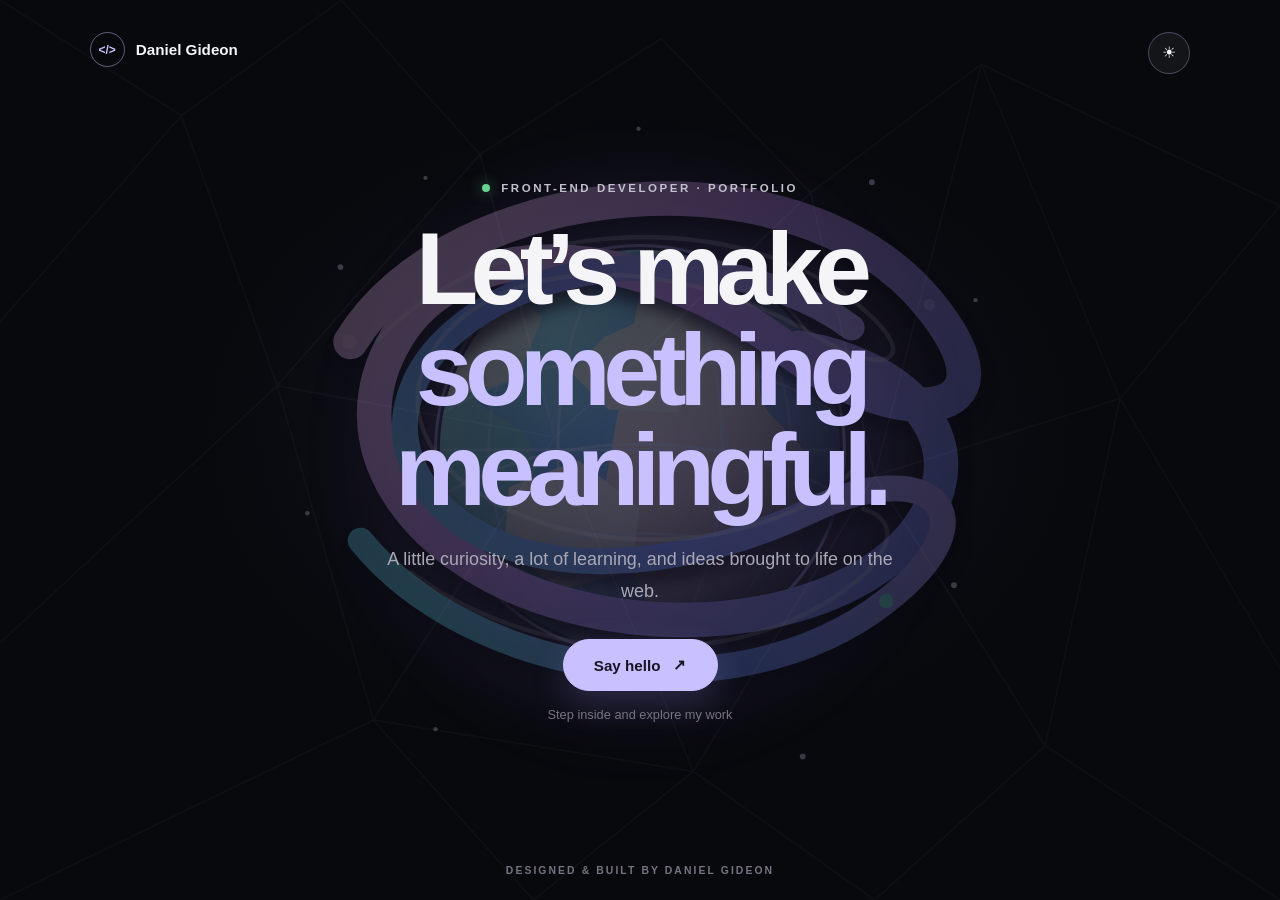
<file: index.html>
<!DOCTYPE html>
<html lang="en">
<head>
    <meta charset="UTF-8">
    <meta name="viewport" content="width=device-width, initial-scale=1.0">
    <meta name="theme-color" content="#08090d">
    <meta
        name="description"
        content="Welcome to the portfolio of Daniel Gideon, a front-end developer."
    >
    <title>Welcome | Daniel Gideon</title>
    <link rel="stylesheet" href="Working%20Files/welcome.css">
</head>
<body>
    <main class="welcome-stage">
        <a class="welcome-brand" href="index.html" aria-label="Daniel Gideon home">
            <span class="brand-mark">&lt;/&gt;</span>
            <span>Daniel Gideon</span>
        </a>
        <button
            class="welcome-theme-toggle"
            id="welcome-theme-toggle"
            type="button"
            aria-label="Switch to light mode"
            aria-pressed="false"
        >
            <span class="welcome-theme-icon" aria-hidden="true">☀</span>
        </button>

        <div class="welcome-glow" aria-hidden="true"></div>
        <img
            class="welcome-globe"
            src="Images/contact-globe.svg"
            alt=""
            aria-hidden="true"
        >

        <section class="welcome-content" aria-labelledby="welcome-title">
            <p class="welcome-eyebrow">
                <span class="welcome-status"></span>
                FRONT-END DEVELOPER · PORTFOLIO
            </p>
            <h1 id="welcome-title">
                Let’s make<br>
                <span>something meaningful.</span>
            </h1>
            <p class="welcome-description">
                A little curiosity, a lot of learning, and ideas brought to life on the web.
            </p>
            <a class="welcome-cta" id="enter-portfolio" href="Working%20Files/portfolio.html">
                Say hello
                <span class="cta-arrow" aria-hidden="true">↗</span>
            </a>
            <p class="welcome-hint">Step inside and explore my work</p>
        </section>

        <p class="welcome-footer">DESIGNED &amp; BUILT BY DANIEL GIDEON</p>
    </main>
    <script src="Working%20Files/welcome.js"></script>
</body>
</html>
</file>
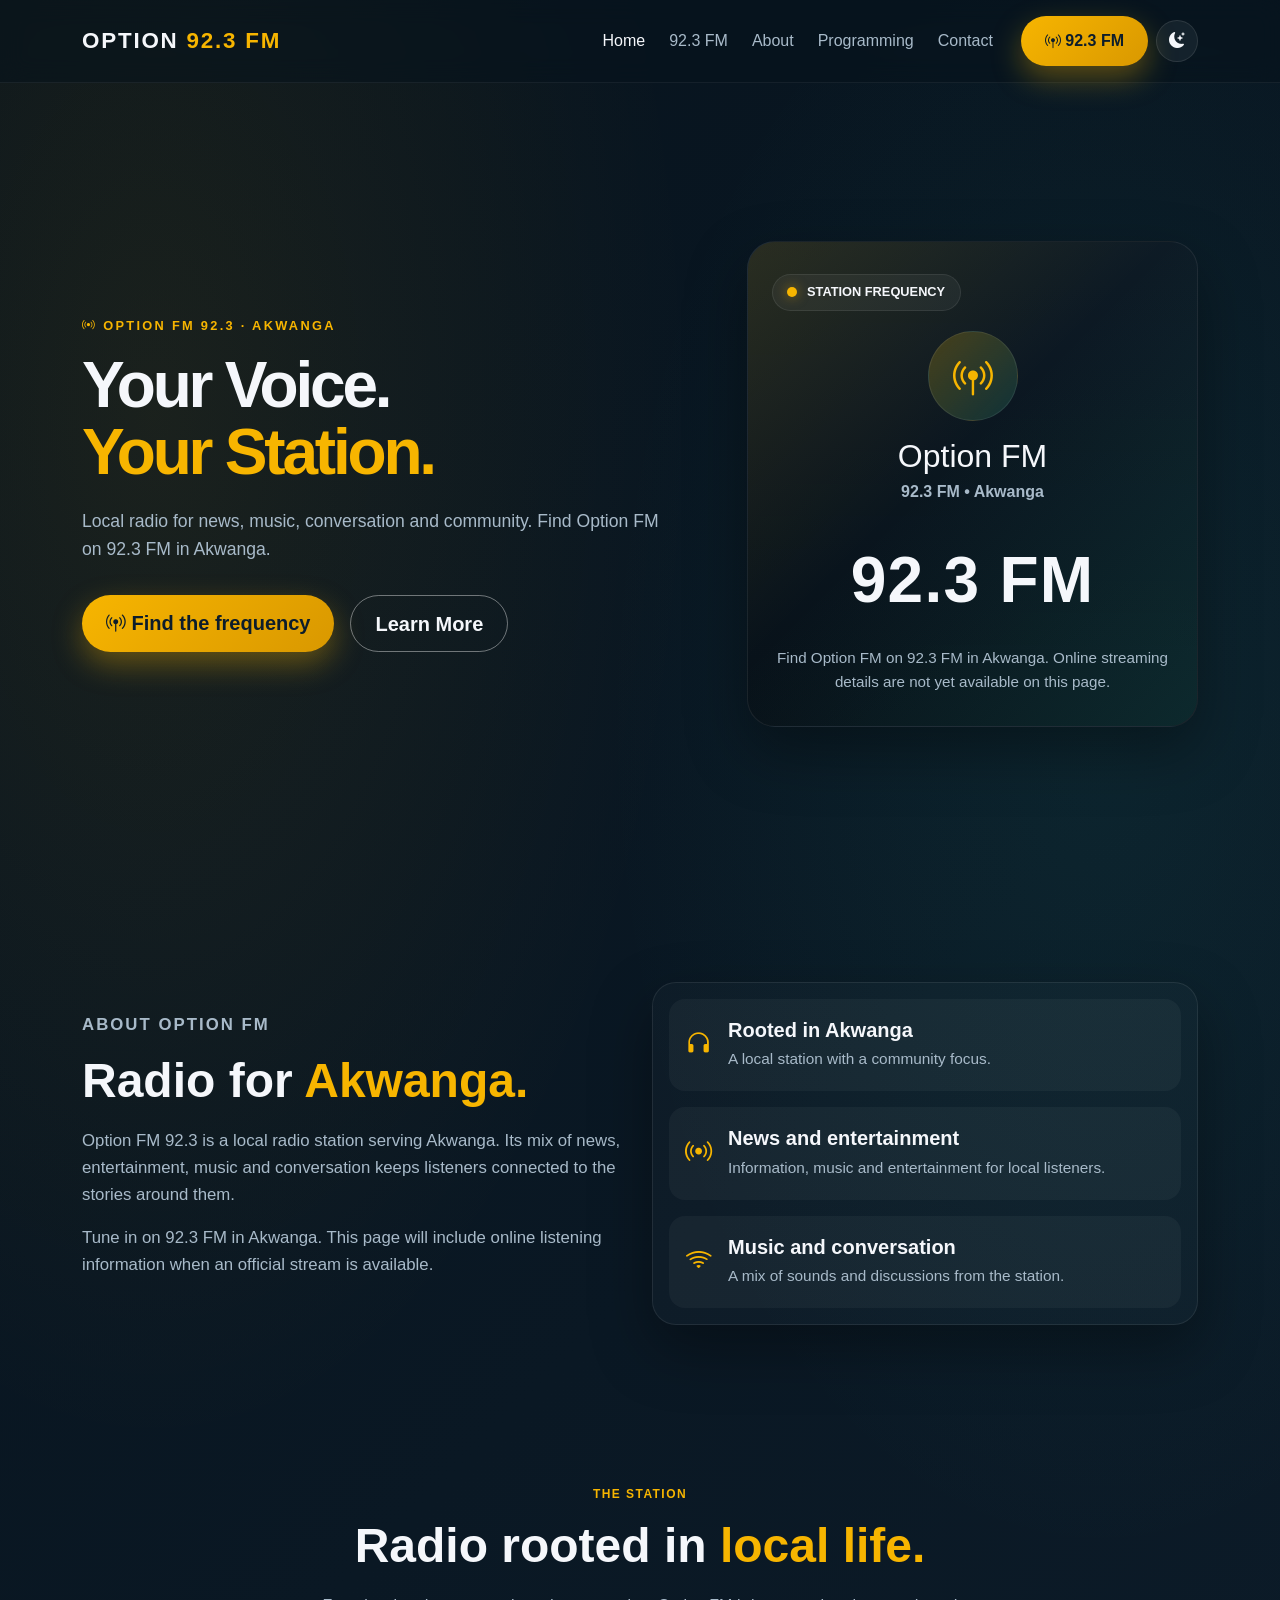
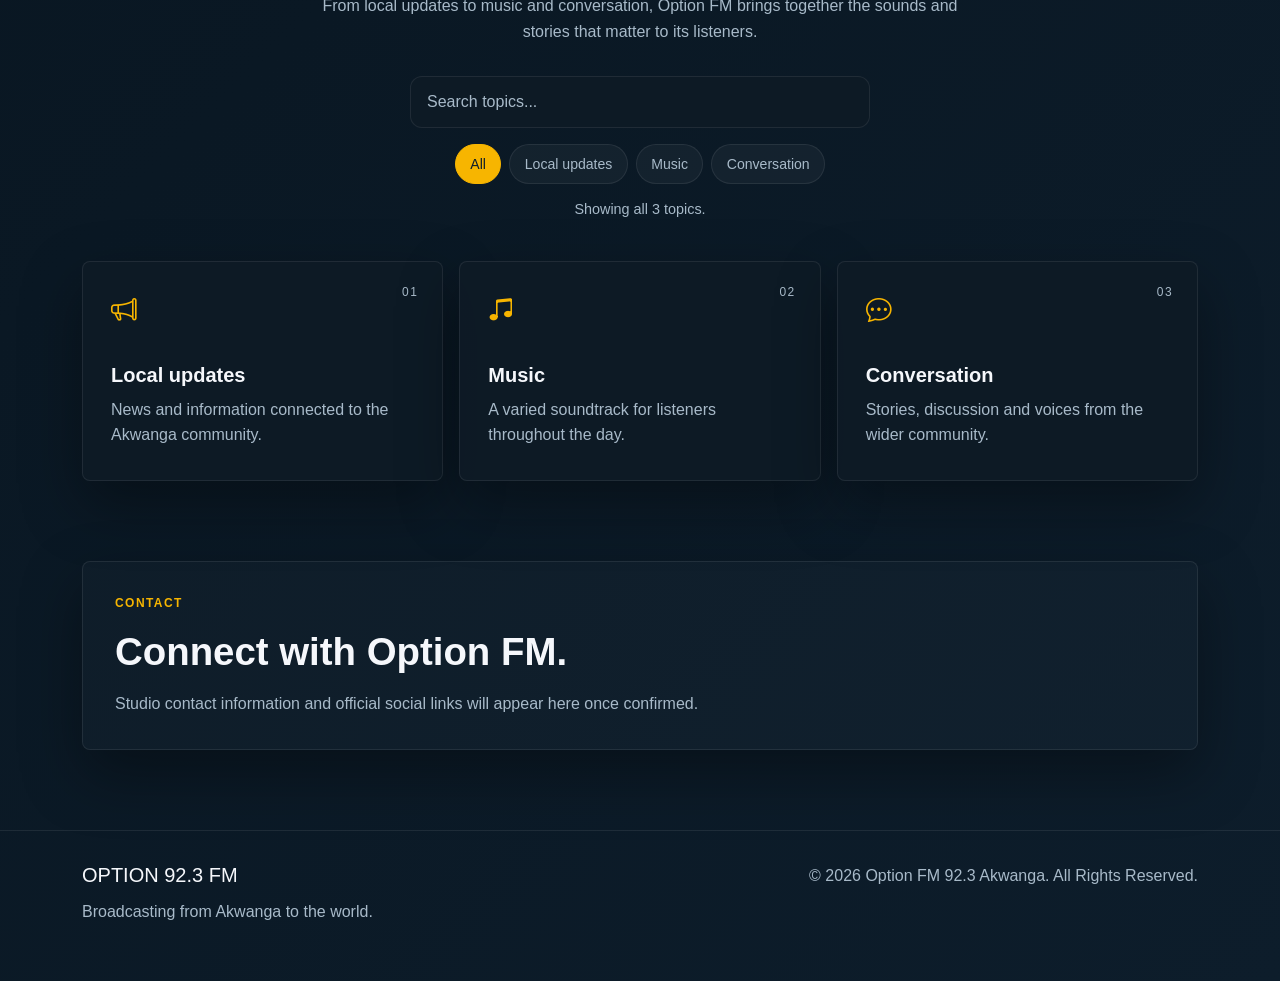
<file: Option FM Project/index.html>
<!DOCTYPE html>
<html lang="en">
<head>
    <meta charset="UTF-8">
    <meta name="viewport" content="width=device-width, initial-scale=1.0">

    <title>Option FM 92.3 Akwanga | Station Information</title>

    <link
        href="https://cdn.jsdelivr.net/npm/bootstrap@5.3.3/dist/css/bootstrap.min.css"
        rel="stylesheet"
    >

    <link
        rel="stylesheet"
        href="https://cdn.jsdelivr.net/npm/bootstrap-icons@1.11.3/font/bootstrap-icons.min.css"
    >

    <link rel="stylesheet" href="index.css">
</head>

<body>

    <nav class="navbar navbar-expand-lg navbar-dark">
        <div class="container">

            <a class="navbar-brand fw-bold" href="#home">
                OPTION <span>92.3 FM</span>
            </a>

            <button
                class="navbar-toggler"
                type="button"
                data-bs-toggle="collapse"
                data-bs-target="#mainNavbar"
                aria-controls="mainNavbar"
                aria-expanded="false"
                aria-label="Toggle navigation"
            >
                <span class="navbar-toggler-icon"></span>
            </button>

            <div class="collapse navbar-collapse" id="mainNavbar">

                <ul class="navbar-nav ms-auto align-items-lg-center">

                    <li class="nav-item">
                        <a class="nav-link active" href="#home">Home</a>
                    </li>

                    <li class="nav-item">
                        <a class="nav-link" href="#listen">92.3 FM</a>
                    </li>

                    <li class="nav-item">
                        <a class="nav-link" href="#about">About</a>
                    </li>

                    <li class="nav-item">
                        <a class="nav-link" href="#programs">Programming</a>
                    </li>

                    <li class="nav-item">
                        <a class="nav-link" href="#contact">Contact</a>
                    </li>

                    <li class="nav-item ms-lg-3">
                        <a href="#listen" class="btn btn-primary px-4">
                            <i class="bi bi-broadcast-pin"></i>
                            92.3 FM
                        </a>
                    </li>

                    <li class="nav-item ms-lg-2">
                        <button
                            class="theme-toggle"
                            id="themeToggle"
                            type="button"
                            aria-label="Switch to light mode"
                            aria-pressed="false"
                        >
                            <i class="bi bi-moon-stars-fill"></i>
                        </button>
                    </li>

                </ul>

            </div>
        </div>
    </nav>


    <section class="hero-section" id="home">

        <div class="container">

            <div class="row align-items-center min-vh-75">

                <!-- HERO TEXT -->
                <div class="col-lg-7">

                    <p class="hero-small-text">
                        <i class="bi bi-broadcast"></i>
                        OPTION FM 92.3 · AKWANGA
                    </p>

                    <h1>
                        Your Voice.
                        <br>
                        <span>Your Station.</span>
                    </h1>

                    <p class="hero-description">
                        Local radio for news, music, conversation and community.
                        Find Option FM on 92.3 FM in Akwanga.
                    </p>

                    <div class="hero-buttons">

                        <a href="#listen" class="btn btn-primary btn-lg">
                            <i class="bi bi-broadcast-pin"></i>
                            Find the frequency
                        </a>

                        <a href="#about" class="btn btn-outline-light btn-lg">
                            Learn More
                        </a>

                    </div>

                </div>


                <div class="col-lg-5 mt-5 mt-lg-0" id="listen">

                    <div class="radio-card">

                        <div class="live-indicator">
                            <span class="radio-status-dot"></span>
                            STATION FREQUENCY
                        </div>

                        <div class="radio-logo">
                            <i class="bi bi-broadcast-pin"></i>
                        </div>

                        <h2>Option FM</h2>

                        <p class="frequency">
                            92.3 FM • Akwanga
                        </p>

                        <p class="playing-text">92.3 FM</p>
                        <p class="player-note">
                            Find Option FM on 92.3 FM in Akwanga. Online streaming details are not yet available on this page.
                        </p>

                    </div>

                </div>

            </div>

        </div>

    </section>


    <section class="about-section" id="about">

        <div class="container">

            <div class="row align-items-center">

                <div class="col-lg-6">

                    <p class="section-label">
                        ABOUT OPTION FM
                    </p>

                    <h2>
                        Radio for
                        <span>Akwanga.</span>
                    </h2>

                    <p>
                        Option FM 92.3 is a local radio station serving Akwanga.
                        Its mix of news, entertainment, music and conversation
                        keeps listeners connected to the stories around them.
                    </p>

                    <p>
                        Tune in on 92.3 FM in Akwanga. This page will include
                        online listening information when an official stream is available.
                    </p>

                </div>


                <div class="col-lg-6">

                    <div class="feature-box">

                        <div class="feature-item">
                            <i class="bi bi-headphones"></i>

                            <div>
                                <h5>Rooted in Akwanga</h5>
                                <p>
                                    A local station with a community focus.
                                </p>
                            </div>
                        </div>


                        <div class="feature-item">
                            <i class="bi bi-broadcast"></i>

                            <div>
                                <h5>News and entertainment</h5>
                                <p>
                                    Information, music and entertainment for local listeners.
                                </p>
                            </div>
                        </div>


                        <div class="feature-item">
                            <i class="bi bi-wifi"></i>

                            <div>
                                <h5>Music and conversation</h5>
                                <p>
                                    A mix of sounds and discussions from the station.
                                </p>
                            </div>
                        </div>

                    </div>

                </div>

            </div>

        </div>

    </section>


    <section class="programs-section" id="programs">
        <div class="container">
            <div class="section-header text-center">
                <p class="section-label">THE STATION</p>
                <h2>Radio rooted in <span>local life.</span></h2>
                <p class="programs-intro">
                    From local updates to music and conversation, Option FM brings
                    together the sounds and stories that matter to its listeners.
                </p>
            </div>

            <div class="program-tools" aria-label="Find programming topics">
                <label class="visually-hidden" for="program-search">Search programming topics</label>
                <input
                    class="program-search"
                    id="program-search"
                    type="search"
                    placeholder="Search topics..."
                    autocomplete="off"
                >
                <div class="program-filters" role="group" aria-label="Filter programming topics">
                    <button class="program-filter is-active" type="button" data-filter="all" aria-pressed="true">
                        All
                    </button>
                    <button class="program-filter" type="button" data-filter="news" aria-pressed="false">
                        Local updates
                    </button>
                    <button class="program-filter" type="button" data-filter="music" aria-pressed="false">
                        Music
                    </button>
                    <button class="program-filter" type="button" data-filter="conversation" aria-pressed="false">
                        Conversation
                    </button>
                </div>
            </div>
            <p class="program-results" id="program-results" aria-live="polite">
                Showing all 3 topics.
            </p>

            <div class="programming-grid">
                <article class="programming-card" data-category="news">
                    <span class="programming-number">01</span>
                    <i class="bi bi-megaphone" aria-hidden="true"></i>
                    <h3>Local updates</h3>
                    <p>News and information connected to the Akwanga community.</p>
                </article>
                <article class="programming-card" data-category="music">
                    <span class="programming-number">02</span>
                    <i class="bi bi-music-note-beamed" aria-hidden="true"></i>
                    <h3>Music</h3>
                    <p>A varied soundtrack for listeners throughout the day.</p>
                </article>
                <article class="programming-card" data-category="conversation">
                    <span class="programming-number">03</span>
                    <i class="bi bi-chat-dots" aria-hidden="true"></i>
                    <h3>Conversation</h3>
                    <p>Stories, discussion and voices from the wider community.</p>
                </article>
            </div>
        </div>
    </section>


    <section class="contact-section" id="contact">
        <div class="container">
            <div class="contact-card">
                <div class="contact-copy">
                    <p class="section-label">CONTACT</p>
                    <h3>Connect with Option FM.</h3>
                    <p>
                        Studio contact information and official social links will appear here once confirmed.
                    </p>
                </div>
            </div>
        </div>
    </section>


    <!-- ================= FOOTER ================= -->
    <footer>

        <div class="container">

            <div class="row">

                <div class="col-md-6">
                    <h5>OPTION 92.3 FM</h5>

                    <p>
                        Broadcasting from Akwanga to the world.
                    </p>
                </div>


                <div class="col-md-6 text-md-end">

                    <p>
                        &copy; <span id="currentYear"></span> Option FM 92.3 Akwanga.
                        All Rights Reserved.
                    </p>

                </div>

            </div>

        </div>

    </footer>


    <!-- Bootstrap JavaScript -->
    <script
        src="https://cdn.jsdelivr.net/npm/bootstrap@5.3.3/dist/js/bootstrap.bundle.min.js">
    </script>
    <script src="index.js"></script>

</body>
</html>
</file>
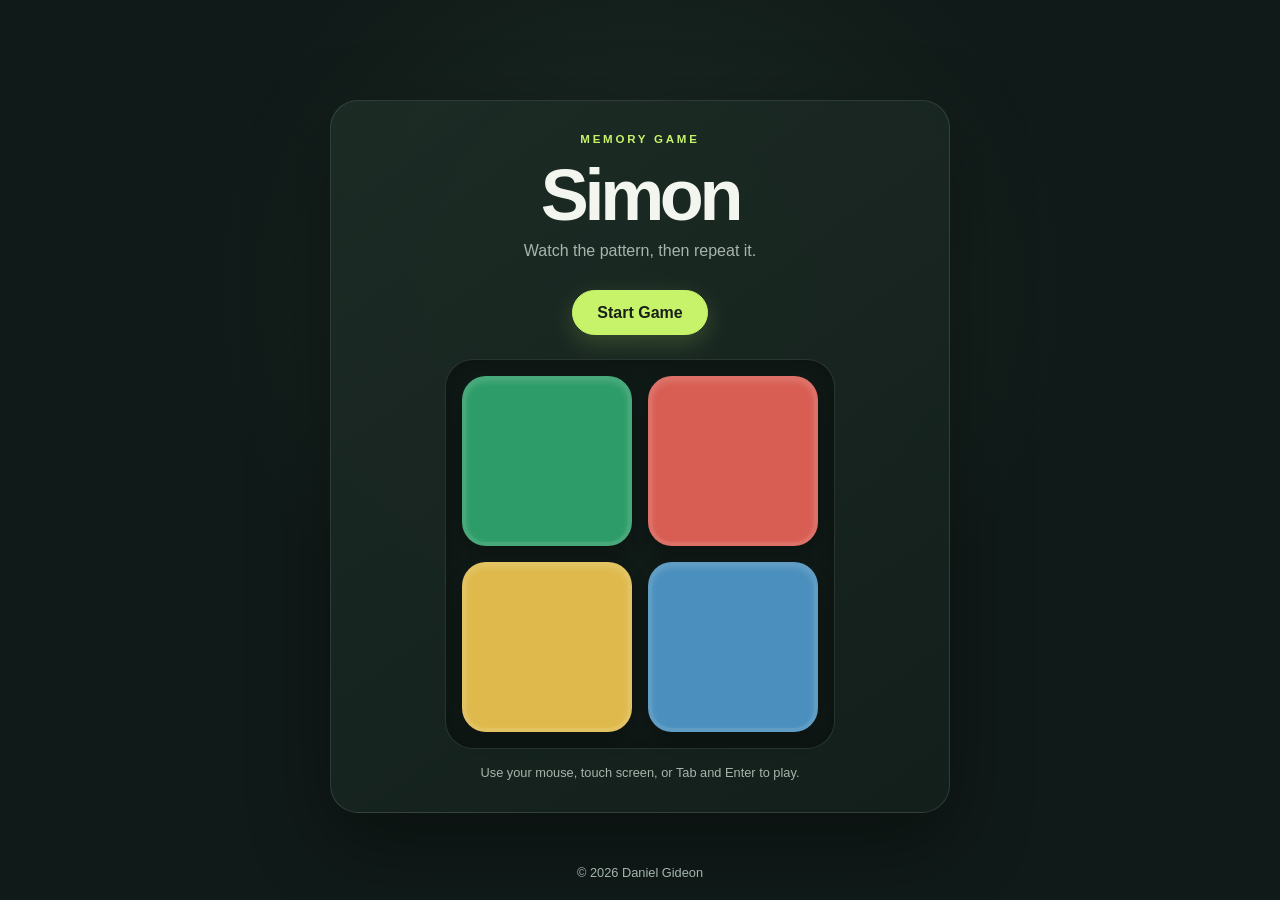
<file: SImon game/index.html>
<!DOCTYPE html>
<html lang="en">
<head>
    <meta charset="UTF-8" />
    <meta name="viewport" content="width=device-width, initial-scale=1.0" />
    <meta name="theme-color" content="#101a18" />
    <title>Simon - Memory Game</title>
    <link rel="stylesheet" href="index.css" />
</head>
<body>
    <main class="game-wrapper">
        <p class="eyebrow">MEMORY GAME</p>
        <h1 id="level-title">Simon</h1>
        <p id="game-status" aria-live="polite">Watch the pattern, then repeat it.</p>
        <button id="start-button" type="button">Start Game</button>

        <section class="container" aria-label="Simon game board">
            <button class="btn green" type="button" aria-label="Green"></button>
            <button class="btn red" type="button" aria-label="Red"></button>
            <button class="btn yellow" type="button" aria-label="Yellow"></button>
            <button class="btn blue" type="button" aria-label="Blue"></button>
        </section>

        <p class="game-hint">Use your mouse, touch screen, or Tab and Enter to play.</p>
    </main>

    <footer>© <span id="year"></span> Daniel Gideon</footer>

    <script src="https://ajax.googleapis.com/ajax/libs/jquery/3.7.1/jquery.min.js"></script>
    <script src="index.js"></script>
</body>
</html>
</file>
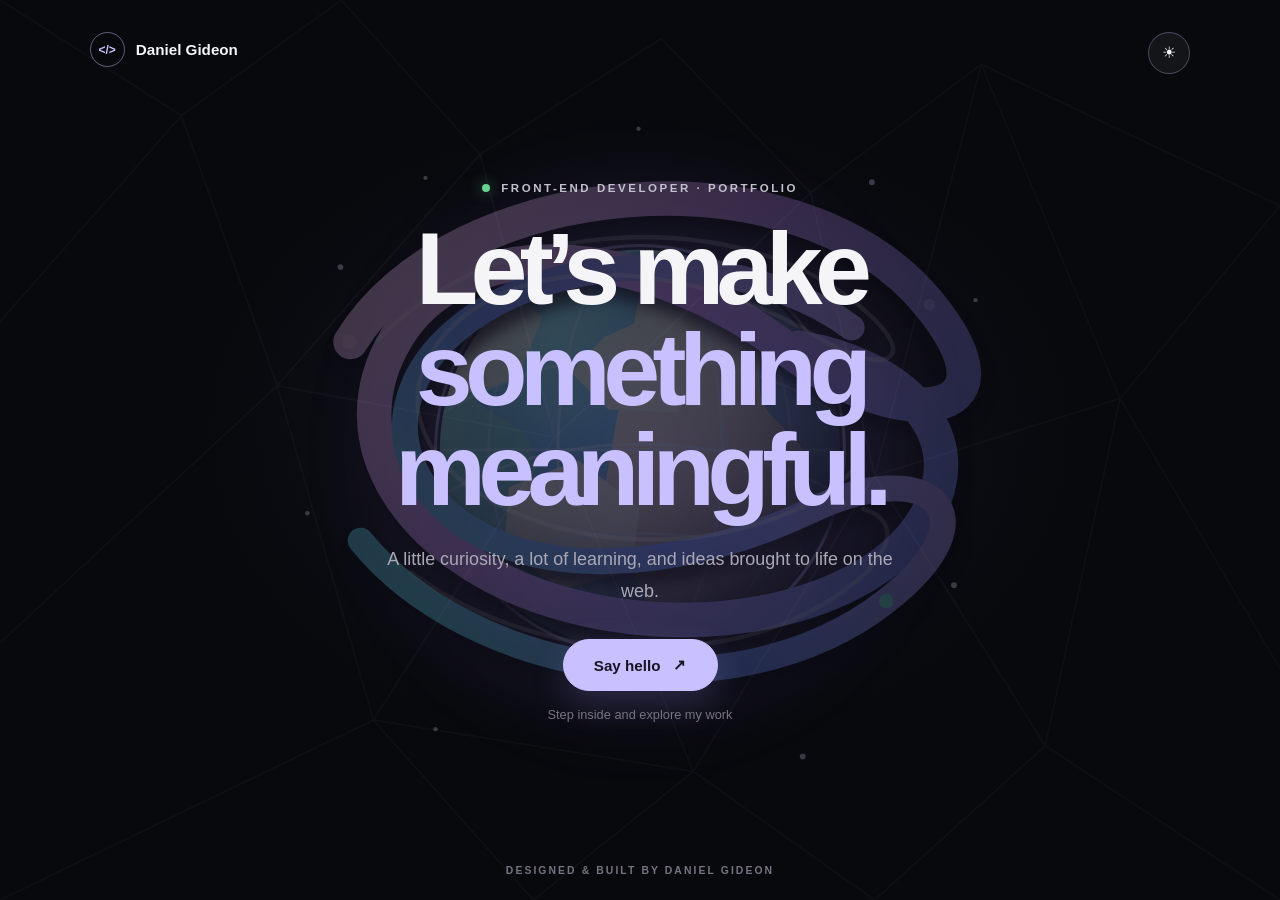
<file: Working Files/index.html>
<!DOCTYPE html>
<html lang="en">
<head>
    <meta charset="UTF-8">
    <meta name="viewport" content="width=device-width, initial-scale=1.0">
    <meta name="theme-color" content="#08090d">
    <meta
        name="description"
        content="Welcome to the portfolio of Daniel Gideon, a front-end developer."
    >
    <title>Welcome | Daniel Gideon</title>
    <link rel="stylesheet" href="welcome.css">
</head>
<body>
    <main class="welcome-stage">
        <a class="welcome-brand" href="index.html" aria-label="Daniel Gideon home">
            <span class="brand-mark">&lt;/&gt;</span>
            <span>Daniel Gideon</span>
        </a>
        <button
            class="welcome-theme-toggle"
            id="welcome-theme-toggle"
            type="button"
            aria-label="Switch to light mode"
            aria-pressed="false"
        >
            <span class="welcome-theme-icon" aria-hidden="true">☀</span>
        </button>

        <div class="welcome-glow" aria-hidden="true"></div>
        <img
            class="welcome-globe"
            src="../Images/contact-globe.svg"
            alt=""
            aria-hidden="true"
        >

        <section class="welcome-content" aria-labelledby="welcome-title">
            <p class="welcome-eyebrow">
                <span class="welcome-status"></span>
                FRONT-END DEVELOPER · PORTFOLIO
            </p>
            <h1 id="welcome-title">
                Let’s make<br>
                <span>something meaningful.</span>
            </h1>
            <p class="welcome-description">
                A little curiosity, a lot of learning, and ideas brought to life on the web.
            </p>
            <a class="welcome-cta" id="enter-portfolio" href="portfolio.html">
                Say hello
                <span class="cta-arrow" aria-hidden="true">↗</span>
            </a>
            <p class="welcome-hint">Step inside and explore my work</p>
        </section>

        <p class="welcome-footer">DESIGNED &amp; BUILT BY DANIEL GIDEON</p>
    </main>
    <script src="welcome.js"></script>
</body>
</html>
</file>
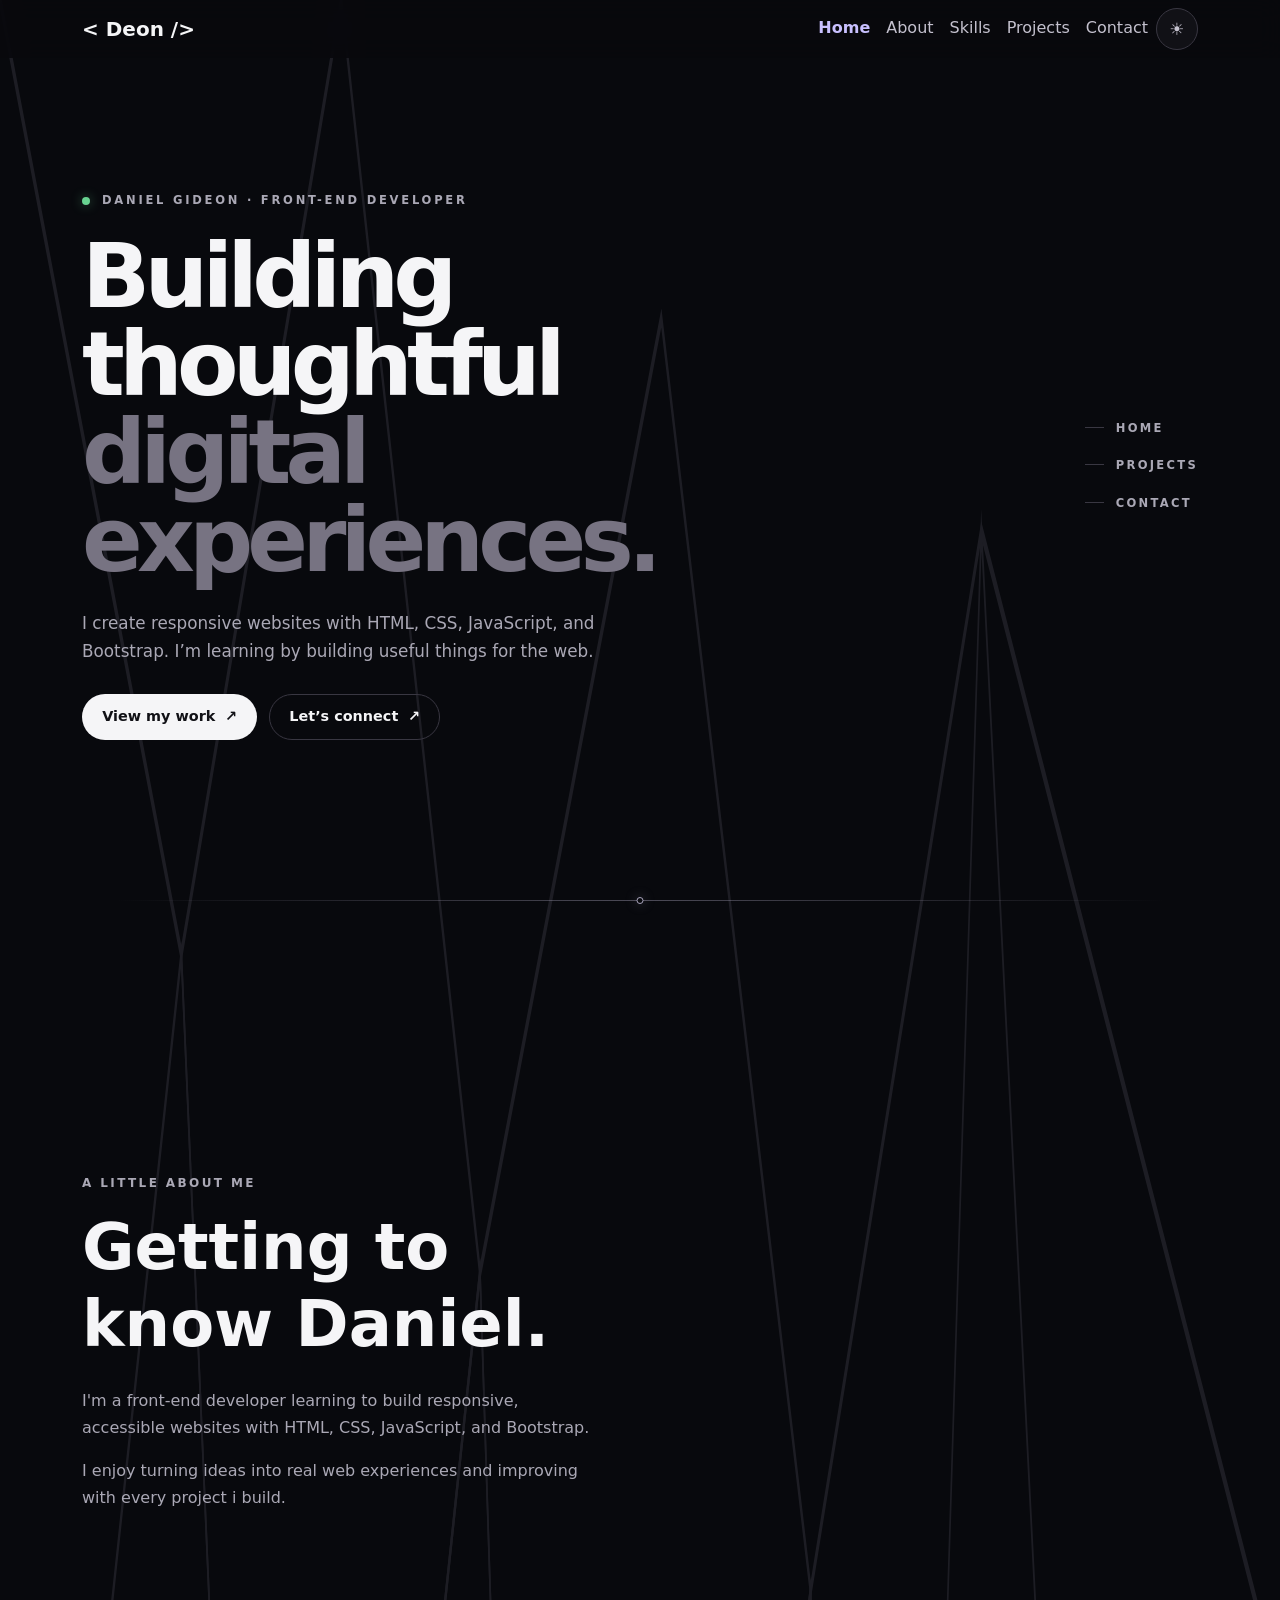
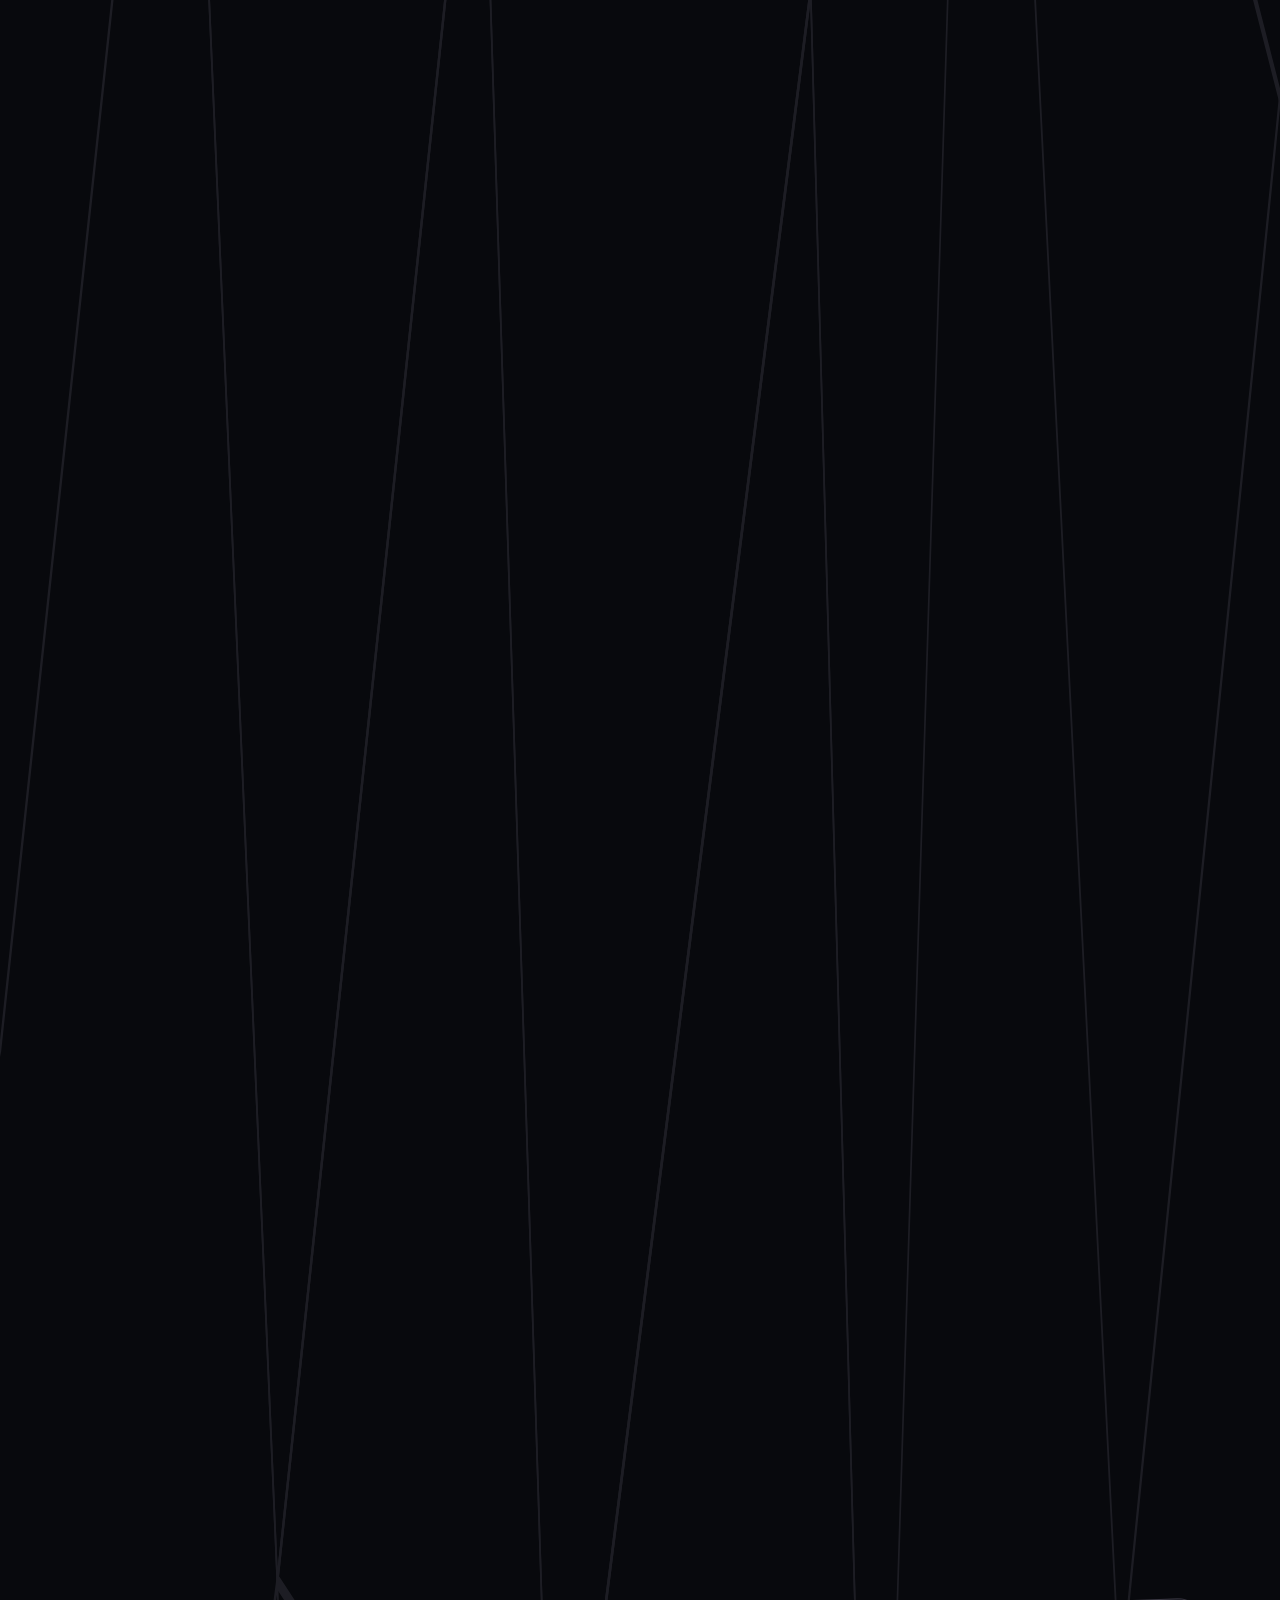
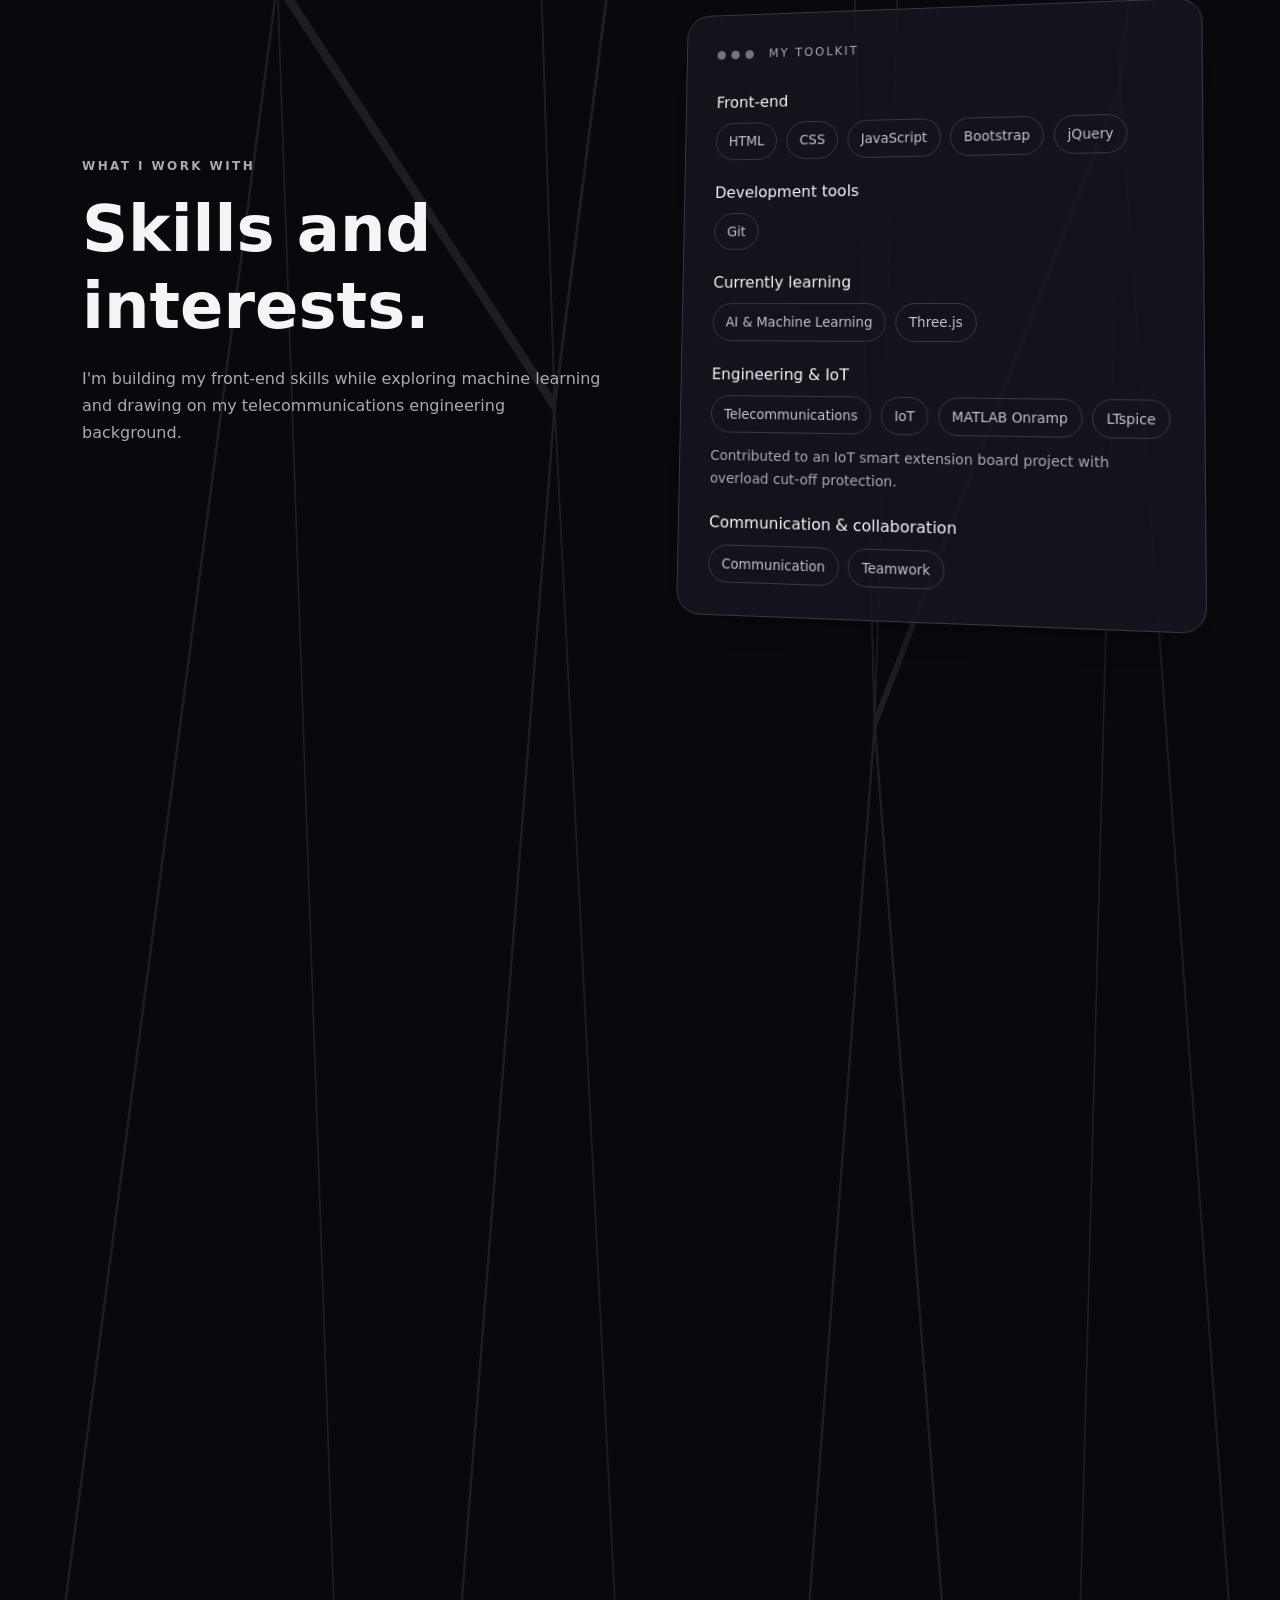
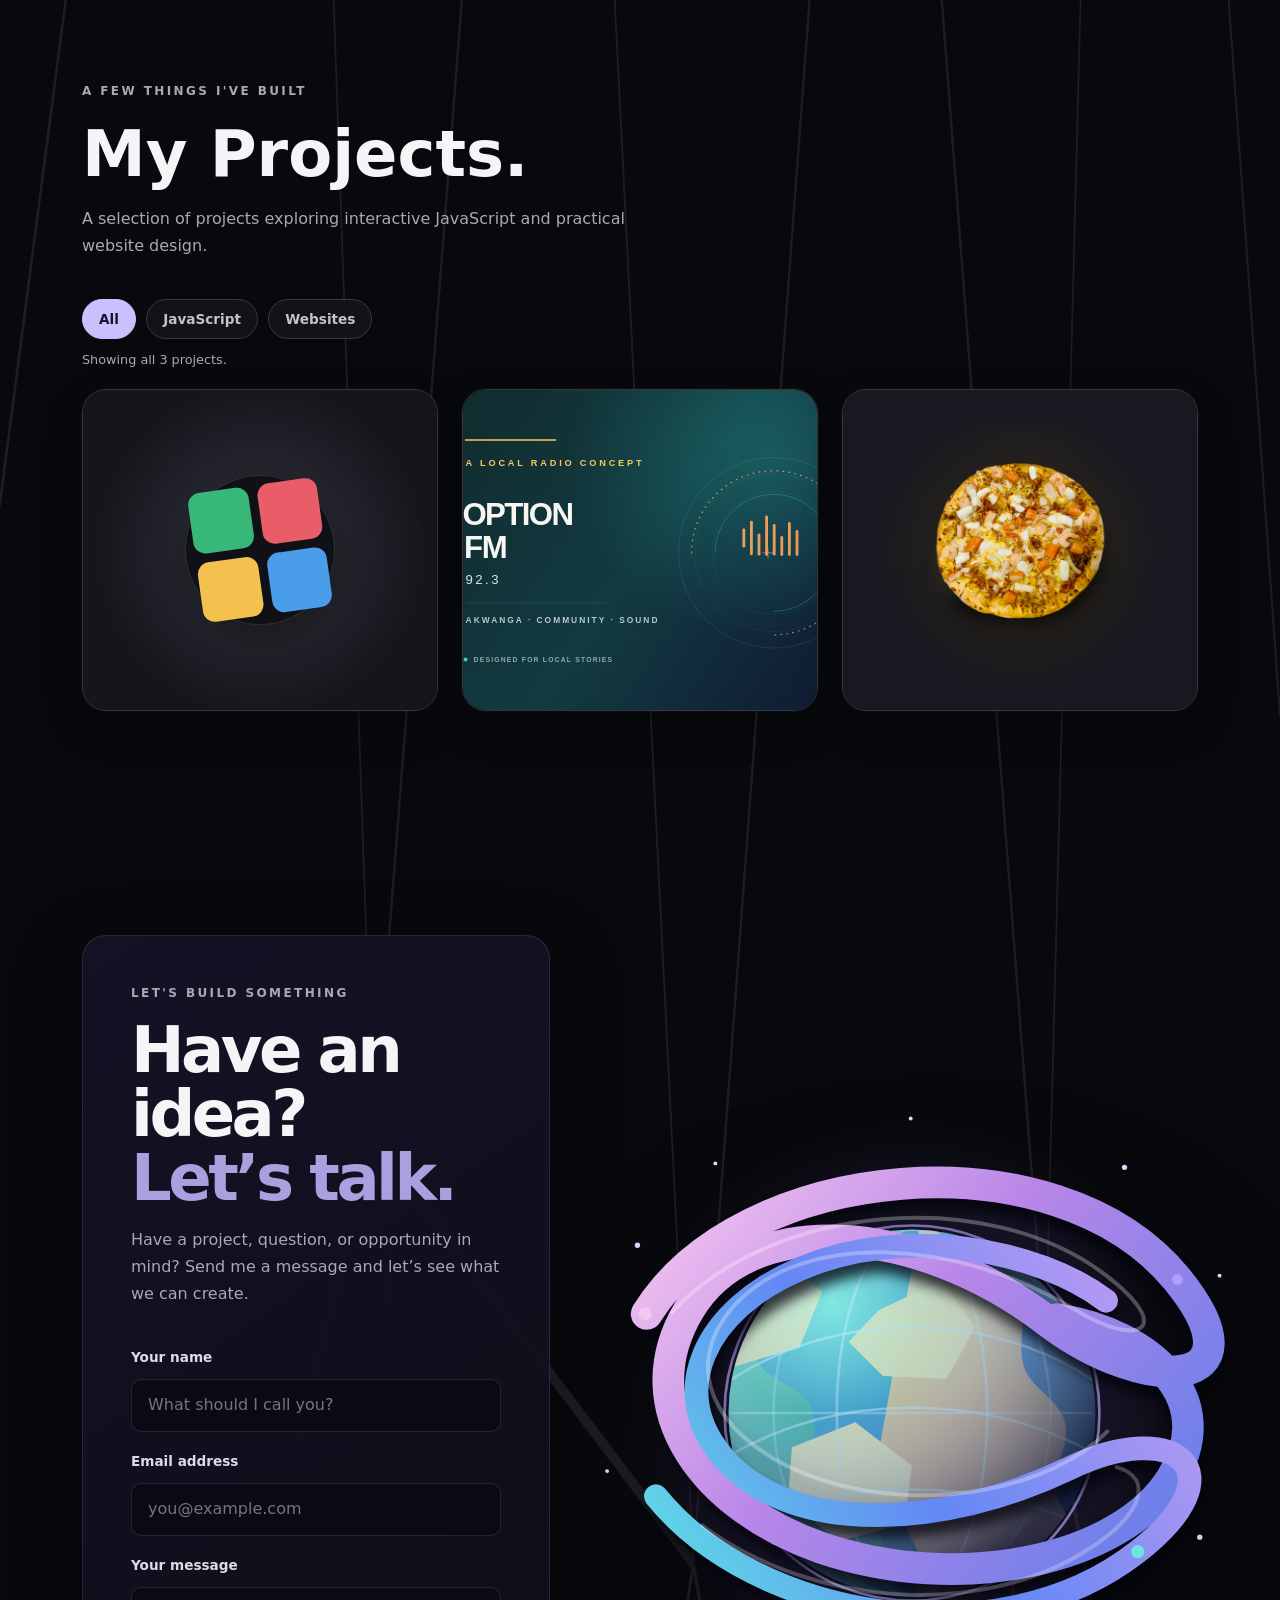
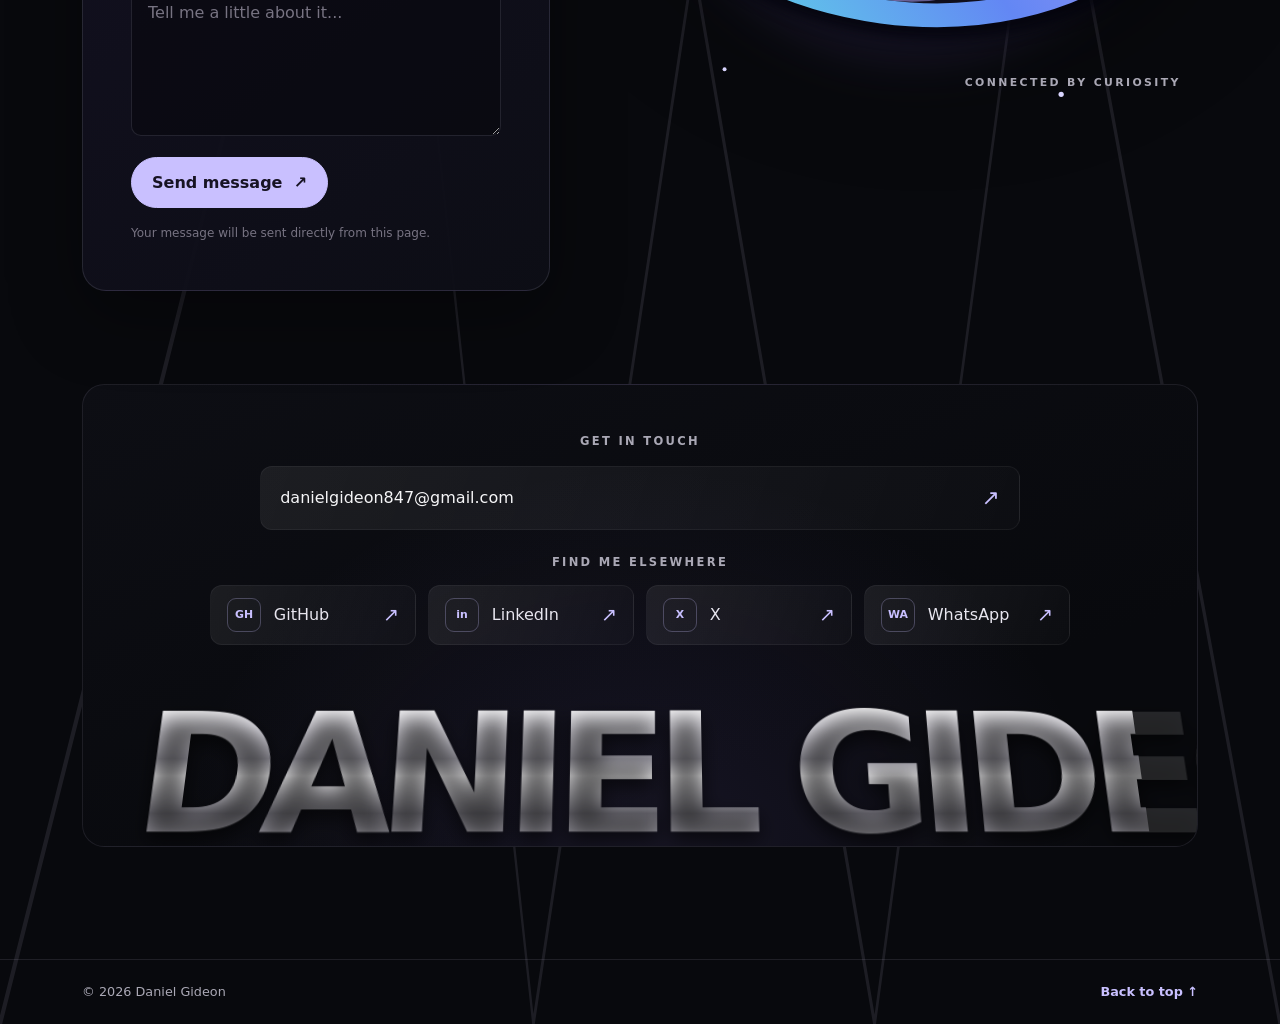
<file: Working Files/portfolio.html>
<!DOCTYPE html>
<html lang="en">
<head>
    <meta charset="UTF-8">
    <meta name="viewport" content="width=device-width, initial-scale=1.0">
    <title>Daniel Gideon | Portfolio</title>

    <link href="https://cdn.jsdelivr.net/npm/bootstrap@5.3.8/dist/css/bootstrap.min.css" 
    rel="stylesheet">


    <link rel="stylesheet" href="index.css">
</head>
<body>
    <div class="scroll-progress" aria-hidden="true">
        <span class="scroll-progress-bar" id="scroll-progress-bar"></span>
    </div>

    <div class="container">
        <nav class="navbar navbar-expand-lg fixed-top">
            <div class="container">
                <a class="navbar-brand" href="#">&lt; Deon  /&gt;</a>

                <button
                    class="navbar-toggler menu-toggle"
                    type="button"
                    data-bs-toggle="collapse"
                    data-bs-target="#mainNavbar"
                    aria-controls="mainNavbar"
                    aria-expanded="false"
                    aria-label="Toggle navigation"
                >
                    <span class="menu-toggle-line"></span>
                    <span class="menu-toggle-line"></span>
                    <span class="menu-toggle-line"></span>
                </button>

                <div class="collapse navbar-collapse" id="mainNavbar">
                    <ul class="navbar-nav ms-auto">
                        <li class="nav-item">
                            <a class="nav-link" href="#home">Home</a>
                        </li>
                        <li class="nav-item">
                            <a class="nav-link" href="#about">About</a>
                        </li>
                        <li class="nav-item">
                            <a class="nav-link" href="#skills">Skills</a>
                        </li>
                        <li class="nav-item">
                            <a class="nav-link" href="#projects">Projects</a>
                        </li>
                        <li class="nav-item">
                            <a class="nav-link" href="#contact">Contact</a>
                        </li>
                        <li class="nav-item">
                            <button
                                class="nav-link theme-toggle"
                                id="theme-toggle"
                                type="button"
                                aria-label="Switch to light mode"
                                aria-pressed="false"
                            >
                                <span class="theme-toggle-icon" aria-hidden="true">☀</span>
                            </button>
                        </li>
                    </ul>
                </div>
            </div>
        </nav>
    </div>

    <section class="hero" id="home">
        <div class="container hero-layout">
            <div class="hero-content">
                <p class="hero-eyebrow">
                    <span class="status-dot"></span>
                    DANIEL GIDEON · FRONT-END DEVELOPER
                </p>
                <h1>
                    Building thoughtful<br>
                    <span>digital experiences.</span>
                </h1>
                <p class="hero-description">
                    I create responsive websites with HTML, CSS, JavaScript, and Bootstrap.
                    I’m learning by building useful things for the web.
                </p>

                <div class="hero-actions">
                    <a class="hero-primary-btn" href="#projects">
                        View my work <span aria-hidden="true">↗</span>
                    </a>
                    <a class="hero-secondary-btn" href="#contact">
                        Let’s connect <span aria-hidden="true">↗</span>
                    </a>
                </div>
            </div>

            <nav class="hero-quick-links" aria-label="Featured sections">
                <a href="#home">Home</a>
                <a href="#projects">Projects</a>
                <a href="#contact">Contact</a>
            </nav>
        </div>
    </section>
    
    <section class="about" id="about">
        <div class="container about-layout">
            <div class="about-copy">
                <p class="about-label">
                    A LITTLE ABOUT ME
                </p>
                <h2>Getting to know Daniel.</h2>
                <p>
                    I'm a front-end developer learning to build responsive,
                    accessible websites with HTML, CSS, JavaScript, and Bootstrap.
                </p>
                <p>
                    I enjoy turning ideas into real web experiences and improving
                    with every project i build.
                </p>
            </div>

            <div class="about-photos">
                <img class="about-photo about-photo-1" src="../Images/About(iii).jpg" alt="Daniel Gideon" loading="lazy" decoding="async">
                <img class="about-photo about-photo-2" src="../Images/About(ii).jpg" alt="Daniel Gideon" loading="lazy" decoding="async">
                <img class="about-photo about-photo-3" src="../Images/About.jpg" alt="Daniel Gideon" loading="lazy" decoding="async">
            </div>
        </div>
    </section>

    <section class="skills" id="skills">
       <div class="container skills-layout">
        <div class="skills-copy">
            <p class="about-label">
                WHAT I WORK WITH
            </p>
            <h2>Skills and interests.</h2>
            <p>
                I'm building my front-end skills while 
                exploring machine learning and drawing
                on my telecommunications engineering background.
            </p>
        </div>

        <div
            class="skills-wrapper"
            role="group"
            aria-label="My skills and interests"
            tabindex="0"
        >
            <div class="skills-panel">
                <div class="panel-top">
                    <div class="panel-dots" aria-hidden="true">
                        <span></span>
                        <span></span>
                        <span></span>
                    </div>
                    <p>MY TOOLKIT</p>
                </div>

                <div class="skill-group">
                    <h3>Front-end</h3>
                    <div class="skill-tags">
                        <span>HTML</span>
                        <span>CSS</span>
                        <span>JavaScript</span>
                        <span>Bootstrap</span>
                        <span>jQuery</span>
                    </div>
                </div>

                <div class="skill-group">
                    <h3>Development tools</h3>
                    <div class="skill-tags">
                        <span>Git</span>
                    </div>
                </div>

                <div class="skill-group">
                    <h3>Currently learning</h3>
                    <div class="skill-tags">
                        <span>AI &amp; Machine Learning</span>
                        <span>Three.js</span>
                    </div>
                </div>

                <div class="skill-group">
                    <h3>Engineering &amp; IoT</h3>
                    <div class="skill-tags">
                        <span>Telecommunications</span>
                        <span>IoT</span>
                        <span>MATLAB Onramp</span>
                        <span>LTspice</span>
                    </div>
                    <p class="skill-group-note">
                        Contributed to an IoT smart extension board project with overload cut-off protection.
                    </p>
                </div>

                <div class="skill-group">
                    <h3>Communication &amp; collaboration</h3>
                    <div class="skill-tags">
                        <span>Communication</span>
                        <span>Teamwork</span>
                    </div>
                </div>
            </div>
        </div>
       </div>
    </section>

    <section class="projects" id="projects">
        <div class="container">
            <div class="projects-heading">
                <p class="projects-label">A FEW THINGS I'VE BUILT</p>
                <h2>My Projects.</h2>
                <p>A selection of projects exploring interactive JavaScript and practical website design.</p>
            </div>

            <div class="project-filters" role="group" aria-label="Filter projects">
                <button class="project-filter is-active" type="button" data-filter="all" aria-pressed="true">
                    All
                </button>
                <button class="project-filter" type="button" data-filter="javascript" aria-pressed="false">
                    JavaScript
                </button>
                <button class="project-filter" type="button" data-filter="website" aria-pressed="false">
                    Websites
                </button>
            </div>
            <p class="project-filter-status" id="project-filter-status" aria-live="polite">
                Showing all 3 projects.
            </p>

            <div class="row row-cols-1 row-cols-md-2 row-cols-lg-3 g-4">
                <div class="col project-item" data-category="javascript">
                    <article class="project-card">
                        <div class="project-preview simon-preview" aria-hidden="true">
                            <div class="simon-board">
                                <span class="simon-tile simon-green"></span>
                                <span class="simon-tile simon-red"></span>
                                <span class="simon-tile simon-yellow"></span>
                                <span class="simon-tile simon-blue"></span>
                            </div>
                        </div>
                        <div class="project-card-body">
                            <p class="project-type">JavaScript · Game</p>
                            <h3>Simon Game</h3>
                            <p>A browser-based memory game built with JavaScript. Repeat the color sequence as each round adds another step.</p>
                            <a class="project-link" href="../SImon%20game/index.html" target="_blank" rel="noopener noreferrer">
                                View project <span aria-hidden="true">↗</span>
                            </a>
                        </div>
                    </article>
                </div>

                <div class="col project-item" data-category="website">
                    <article class="project-card">
                        <div class="project-preview radio-preview">
                            <img
                                class="radio-preview-image"
                                src="../Images/option-fm-preview.svg"
                                alt="Illustrated Option FM 92.3 radio concept with sound waves and Akwanga label"
                                loading="lazy"
                                decoding="async"
                            >
                        </div>
                        <div class="project-card-body">
                            <p class="project-type">Bootstrap · Radio website</p>
                            <h3>Option FM 92.3</h3>
                            <p>A local-radio website concept designed to present station information in a clear, listening-focused layout.</p>
                            <a class="project-link" href="../Option%20FM%20Project/index.html" target="_blank" rel="noopener noreferrer">
                                View project <span aria-hidden="true">↗</span>
                            </a>
                        </div>
                    </article>
                </div>

                <div class="col project-item" data-category="website">
                    <article class="project-card">
                        <div class="project-preview food-preview">
                            <img
                                src="../Images/feane-pizza.png"
                                alt="Pizza featured in the Feane restaurant website"
                                loading="lazy"
                            >
                        </div>
                        <div class="project-card-body">
                            <p class="project-type">Bootstrap · Restaurant website</p>
                            <h3>Feane Restaurant</h3>
                            <p>A restaurant website concept that brings its menu and dining experience together in a responsive layout.</p>
                            <a class="project-link" href="../feane-1.0.0/index.html" target="_blank" rel="noopener noreferrer">
                                View project <span aria-hidden="true">↗</span>
                            </a>
                        </div>
                    </article>
                </div>
            </div>
        </div>
    </section>

    <section class="contact" id="contact">
        <div class="container contact-layout">
            <div class="contact-copy">
                <p class="about-label">LET'S BUILD SOMETHING</p>
                <h2>Have an idea?<br><span>Let’s talk.</span></h2>
                <p class="contact-intro">
                    Have a project, question, or opportunity in mind? Send me a message
                    and let’s see what we can create.
                </p>

                <form
                    class="contact-form"
                    id="contact-form"
                    action="https://formspree.io/f/mjyyjwog"
                    method="post"
                >
                    <label for="contact-name">Your name</label>
                    <input
                        id="contact-name"
                        name="name"
                        type="text"
                        placeholder="What should I call you?"
                        autocomplete="name"
                        required
                    >

                    <label for="contact-email">Email address</label>
                    <input
                        id="contact-email"
                        name="email"
                        type="email"
                        placeholder="you@example.com"
                        autocomplete="email"
                        required
                    >

                    <label for="contact-message">Your message</label>
                    <textarea
                        id="contact-message"
                        name="message"
                        rows="5"
                        placeholder="Tell me a little about it..."
                        required
                    ></textarea>

                    <button class="contact-submit" type="submit">
                        <span class="contact-submit-text">Send message</span>
                        <span aria-hidden="true">↗</span>
                    </button>
                    <p
                        class="contact-form-note"
                        id="contact-form-status"
                        role="status"
                        aria-live="polite"
                    >
                        Your message will be sent directly from this page.
                    </p>
                </form>
            </div>

            <div class="contact-artwork">
                <img
                    src="../Images/contact-globe.svg"
                    alt="An abstract globe wrapped in flowing violet and blue ribbons"
                    loading="lazy"
                >
                <p class="artwork-caption">CONNECTED BY CURIOSITY</p>
            </div>

            <div class="contact-social-panel">
                <p class="contact-social-eyebrow">GET IN TOUCH</p>
                <a class="contact-email-link" href="mailto:danielgideon847@gmail.com">
                    <span>danielgideon847@gmail.com</span>
                    <span aria-hidden="true">↗</span>
                </a>

                <p class="contact-social-label">FIND ME ELSEWHERE</p>
                <div class="contact-social-links">
                    <a
                        class="contact-social-link"
                        href="https://github.com/LegacyGideon"
                        target="_blank"
                        rel="noopener noreferrer"
                    >
                        <span class="contact-social-icon" aria-hidden="true">GH</span>
                        <span>GitHub</span>
                        <span class="contact-social-arrow" aria-hidden="true">↗</span>
                    </a>
                    <a
                        class="contact-social-link"
                        href="https://www.linkedin.com/in/daniel-gideon-60205a315/"
                        target="_blank"
                        rel="noopener noreferrer"
                    >
                        <span class="contact-social-icon" aria-hidden="true">in</span>
                        <span>LinkedIn</span>
                        <span class="contact-social-arrow" aria-hidden="true">↗</span>
                    </a>
                    <a
                        class="contact-social-link"
                        href="https://x.com/danielgideon847"
                        target="_blank"
                        rel="noopener noreferrer"
                    >
                        <span class="contact-social-icon" aria-hidden="true">X</span>
                        <span>X</span>
                        <span class="contact-social-arrow" aria-hidden="true">↗</span>
                    </a>
                    <a
                        class="contact-social-link"
                        href="https://wa.me/2347038912685"
                        target="_blank"
                        rel="noopener noreferrer"
                    >
                        <span class="contact-social-icon" aria-hidden="true">WA</span>
                        <span>WhatsApp</span>
                        <span class="contact-social-arrow" aria-hidden="true">↗</span>
                    </a>
                </div>

                <p class="contact-wordmark" aria-hidden="true">DANIEL GIDEON</p>
            </div>
        </div>
    </section>

    <footer class="site-footer">
        <div class="container site-footer-content">
            <p>© <span id="current-year"></span> Daniel Gideon</p>
           
            <a href="#home">Back to top <span aria-hidden="true">↑</span></a>
        </div>
    </footer>

    <script src="https://cdn.jsdelivr.net/npm/bootstrap@5.3.8/dist/js/bootstrap.bundle.min.js"></script>
    <script src="https://code.jquery.com/jquery-3.7.1.min.js"></script>
    <script src="index.js"></script>
</body>
</html>
</file>
<file: Option FM Project/index.css>
:root {
    --bg-dark: #07131d;
    --bg-deep: #0d1d2b;
    --card: rgba(14, 27, 38, 0.82);
    --card-border: rgba(255, 255, 255, 0.08);
    --primary: #f7b500;
    --primary-dark: #d99800;
    --white: #f5f7fb;
    --muted: #a8bac9;
    --accent: #2dd4bf;
    --shadow: 0 24px 60px rgba(0, 0, 0, 0.35);
    --body-bg:
        radial-gradient(ellipse at 12% 16%, rgba(247,181,0,0.08), transparent 34%),
        radial-gradient(ellipse at 86% 28%, rgba(45,212,191,0.07), transparent 32%),
        linear-gradient(135deg, var(--bg-dark), var(--bg-deep));
    --panel-bg: rgba(255,255,255,0.02);
    --panel-strong: rgba(14, 27, 38, 0.96);
    --panel-soft: rgba(255,255,255,0.04);
    --nav-bg: rgba(7, 19, 29, 0.55);
    --text-main: var(--white);
    --text-soft: var(--muted);
    --card-shadow: var(--shadow);
    --radio-card-bg: linear-gradient(180deg, var(--panel-strong), rgba(8, 16, 23, 0.9));
}

body[data-theme="light"] {
    --bg-dark: #f2f6fb;
    --bg-deep: #e7edf5;
    --card: rgba(255, 255, 255, 0.9);
    --card-border: rgba(15, 23, 42, 0.08);
    --primary: #d99d00;
    --primary-dark: #b77700;
    --white: #0f172a;
    --muted: #53657b;
    --accent: #0f9f8a;
    --shadow: 0 18px 40px rgba(15, 23, 42, 0.12);
    --body-bg:
        radial-gradient(ellipse at 12% 16%, rgba(217,157,0,0.09), transparent 34%),
        radial-gradient(ellipse at 86% 28%, rgba(15,159,138,0.07), transparent 32%),
        linear-gradient(135deg, #f4f7fb, #e9eef7);
    --panel-bg: rgba(255, 255, 255, 0.8);
    --panel-strong: rgba(255, 255, 255, 0.92);
    --panel-soft: rgba(15, 23, 42, 0.03);
    --nav-bg: rgba(255, 255, 255, 0.7);
    --text-main: #0f172a;
    --text-soft: #4a5a6e;
    --card-shadow: 0 18px 40px rgba(15, 23, 42, 0.1);
    --radio-card-bg: linear-gradient(180deg, #fff, #f1f5f9);
}

body[data-theme="light"] .navbar {
    border-bottom-color: rgba(15, 23, 42, 0.1);
}

body[data-theme="light"] .navbar-toggler {
    border-color: rgba(15, 23, 42, 0.2);
}

body[data-theme="light"] .navbar-toggler-icon {
    filter: invert(1);
}

* {
    box-sizing: border-box;
}

html {
    scroll-behavior: smooth;
}

body {
    margin: 0;
    font-family: "Segoe UI", Tahoma, Geneva, Verdana, sans-serif;
    background: var(--body-bg);
    color: var(--text-main);
    line-height: 1.6;
    transition: background 0.25s ease, color 0.25s ease;
}

img {
    max-width: 100%;
}

.navbar {
    padding: 1rem 0;
    background: var(--nav-bg);
    backdrop-filter: blur(12px);
    border-bottom: 1px solid rgba(255,255,255,0.06);
    position: sticky;
    top: 0;
    z-index: 10;
}

.navbar-brand {
    color: var(--text-main) !important;
    letter-spacing: 0.08em;
    font-size: 1.4rem;
}

.navbar-brand span {
    color: var(--primary);
}

.nav-link {
    color: var(--text-soft) !important;
    font-weight: 500;
    margin: 0 0.25rem;
    transition: color 0.2s ease;
}

.nav-link:hover,
.nav-link.active {
    color: var(--text-main) !important;
}

.theme-toggle {
    width: 42px;
    height: 42px;
    border-radius: 50%;
    border: 1px solid rgba(255,255,255,0.1);
    background: rgba(255,255,255,0.06);
    color: var(--text-main);
    display: grid;
    place-items: center;
    transition: all 0.2s ease;
}

.theme-toggle:hover {
    transform: translateY(-1px);
    background: rgba(247,181,0,0.12);
}

.btn {
    border-radius: 999px;
    font-weight: 600;
    padding: 0.8rem 1.5rem;
    transition: all 0.25s ease;
}

.btn-primary {
    background: linear-gradient(135deg, var(--primary), var(--primary-dark));
    border: none;
    color: #0d1d2b;
    box-shadow: 0 12px 30px rgba(247, 181, 0, 0.35);
}

.btn-primary:hover {
    transform: translateY(-2px);
    color: #0d1d2b;
}

.btn-outline-light {
    border-color: rgba(255, 255, 255, 0.4);
    color: var(--white);
}

.btn-outline-light:hover {
    background: rgba(255,255,255,0.08);
    color: var(--white);
}

body[data-theme="light"] .btn-outline-light {
    border-color: rgba(15, 23, 42, 0.3);
    color: var(--text-main);
}

body[data-theme="light"] .btn-outline-light:hover {
    border-color: var(--text-main);
    background: rgba(15, 23, 42, 0.06);
    color: var(--text-main);
}

.hero-section {
    padding: 4rem 0 5rem;
}

.min-vh-75 {
    min-height: 75vh;
}

.hero-small-text {
    color: var(--primary);
    letter-spacing: 0.18em;
    text-transform: uppercase;
    font-size: 0.8rem;
    font-weight: 700;
    margin-bottom: 1rem;
}

.hero-section h1 {
    font-size: clamp(2.8rem, 5vw, 5rem);
    line-height: 1.05;
    font-weight: 800;
    margin-bottom: 1.25rem;
    letter-spacing: -0.05em;
}

.hero-section h1 span {
    color: var(--primary);
}

.hero-description {
    max-width: 600px;
    color: var(--muted);
    font-size: 1.1rem;
    margin-bottom: 2rem;
}

.hero-buttons {
    display: flex;
    flex-wrap: wrap;
    gap: 1rem;
}

.radio-card {
    background: var(--radio-card-bg);
    border: 1px solid var(--card-border);
    border-radius: 28px;
    box-shadow: var(--card-shadow);
    padding: 2rem 1.5rem;
    position: relative;
    overflow: hidden;
}

.radio-card::before {
    content: "";
    position: absolute;
    inset: 0;
    background: linear-gradient(135deg, rgba(247,181,0,0.12), transparent 45%, rgba(45,212,191,0.12));
    pointer-events: none;
}

.live-indicator,
.radio-logo,
.radio-card h2,
.frequency,
.playing-text,
.player-note {
    position: relative;
    z-index: 1;
}

.live-indicator {
    display: inline-flex;
    align-items: center;
    gap: 0.6rem;
    background: rgba(255,255,255,0.05);
    color: var(--white);
    border: 1px solid rgba(255,255,255,0.08);
    border-radius: 999px;
    padding: 0.45rem 0.9rem;
    font-size: 0.8rem;
    font-weight: 700;
    margin-bottom: 1.25rem;
}

.radio-status-dot {
    width: 10px;
    height: 10px;
    border-radius: 50%;
    background: var(--primary);
    box-shadow: 0 0 12px rgba(247, 181, 0, 0.5);
}

.radio-logo {
    display: grid;
    place-items: center;
    width: 90px;
    height: 90px;
    border-radius: 50%;
    margin: 0 auto 1rem;
    background: linear-gradient(135deg, rgba(247,181,0,0.22), rgba(45,212,191,0.15));
    border: 1px solid rgba(255,255,255,0.08);
    font-size: 2.5rem;
    color: var(--primary);
}

.radio-card h2 {
    text-align: center;
    font-size: 2rem;
    margin-bottom: 0.25rem;
}

.frequency {
    text-align: center;
    color: var(--muted);
    font-weight: 600;
    margin-bottom: 1.5rem;
}

.playing-text {
    text-align: center;
    color: var(--text-main);
    font-weight: 700;
    letter-spacing: 0.02em;
    font-size: clamp(2.5rem, 6vw, 4rem);
    margin-bottom: 0.5rem;
}

.player-note {
    text-align: center;
    color: var(--muted);
    margin: 0.9rem 0 0;
    font-size: 0.95rem;
}

.about-section {
    padding: 5rem 0;
}

.section-label {
    color: var(--primary);
    font-weight: 700;
    letter-spacing: 0.12em;
    text-transform: uppercase;
    font-size: 0.75rem;
    margin-bottom: 1rem;
}

.about-section h2 {
    font-size: clamp(2.2rem, 4vw, 3rem);
    font-weight: 800;
    line-height: 1.1;
    margin-bottom: 1.25rem;
}

.about-section h2 span {
    color: var(--primary);
}

.about-section p {
    color: var(--muted);
    font-size: 1.05rem;
}

.feature-box {
    background: var(--panel-bg);
    border: 1px solid var(--card-border);
    border-radius: 24px;
    padding: 1rem;
    box-shadow: var(--card-shadow);
}

.feature-item {
    display: flex;
    align-items: flex-start;
    gap: 1rem;
    padding: 1.2rem 1rem;
    border-radius: 16px;
    background: var(--panel-soft);
    margin-bottom: 1rem;
}

.feature-item:last-child {
    margin-bottom: 0;
}

.feature-item i {
    font-size: 1.7rem;
    color: var(--primary);
    margin-top: 0.25rem;
}

.feature-item h5 {
    margin: 0 0 0.35rem;
    color: var(--text-main);
    font-weight: 700;
}

.feature-item p {
    margin: 0;
    color: var(--text-soft);
    font-size: 0.96rem;
}

.programs-section {
    padding: 5rem 0;
    position: relative;
}

.programs-intro {
    max-width: 650px;
    margin: 1.25rem auto 0;
    color: var(--text-soft);
}

.program-tools {
    display: grid;
    justify-items: center;
    gap: 1rem;
    margin: 2rem auto 0;
}

.program-search {
    width: min(100%, 460px);
    min-height: 48px;
    padding: 0.75rem 1rem;
    border: 1px solid var(--card-border);
    border-radius: 12px;
    background: var(--panel-strong);
    color: var(--text-main);
    font: inherit;
}

.program-search::placeholder {
    color: var(--text-soft);
}

.program-search:focus-visible {
    border-color: var(--primary);
    outline: 2px solid var(--primary);
    outline-offset: 2px;
}

.program-filters {
    display: flex;
    flex-wrap: wrap;
    justify-content: center;
    gap: 0.5rem;
}

.program-filter {
    min-height: 40px;
    padding: 0.5rem 0.9rem;
    border: 1px solid var(--card-border);
    border-radius: 999px;
    background: var(--panel-soft);
    color: var(--text-soft);
    font: inherit;
    font-size: 0.88rem;
    cursor: pointer;
    transition: color 180ms ease, background-color 180ms ease, border-color 180ms ease;
}

.program-filter:hover,
.program-filter:focus-visible {
    border-color: var(--primary);
    color: var(--text-main);
}

.program-filter:focus-visible {
    outline: 2px solid var(--primary);
    outline-offset: 3px;
}

.program-filter.is-active {
    border-color: var(--primary);
    background: var(--primary);
    color: #0d1d2b;
}

.program-results {
    min-height: 1.5em;
    margin: 0.85rem 0 0;
    color: var(--text-soft);
    font-size: 0.9rem;
    text-align: center;
}

.programming-grid {
    display: grid;
    grid-template-columns: repeat(3, minmax(0, 1fr));
    gap: 1rem;
    margin-top: 2.5rem;
}

.programming-card {
    position: relative;
    min-height: 220px;
    overflow: hidden;
    padding: 1.75rem;
    border: 1px solid var(--card-border);
    border-radius: 8px;
    background: var(--panel-strong);
    box-shadow: var(--card-shadow);
    transition: transform 220ms ease, border-color 220ms ease;
}

.programming-card:hover {
    transform: translateY(-4px);
    border-color: rgba(247, 181, 0, 0.5);
}

.programming-number {
    position: absolute;
    top: 1.3rem;
    right: 1.5rem;
    color: var(--text-soft);
    font-size: 0.75rem;
    letter-spacing: 0.12em;
}

.programming-card > i {
    display: inline-block;
    margin: 0 0 2rem;
    color: var(--primary);
    font-size: 1.6rem;
}

.programming-card h3 {
    margin: 0 0 0.6rem;
    font-size: 1.25rem;
    font-weight: 700;
}

.programming-card p {
    max-width: 30rem;
    margin: 0;
    color: var(--text-soft);
}

.section-header h2 {
    font-size: clamp(2.2rem, 4vw, 3rem);
    font-weight: 800;
    line-height: 1.1;
    margin: 0;
}

.section-header h2 span {
    color: var(--primary);
}

.contact-section {
    padding: 0 0 5rem;
}

.contact-card {
    display: flex;
    align-items: center;
    justify-content: space-between;
    gap: 2rem;
    padding: 2rem;
    border-radius: 8px;
    background: var(--panel-bg);
    border: 1px solid var(--card-border);
    box-shadow: var(--card-shadow);
}

.contact-copy {
    flex: 1;
}

.contact-copy h3 {
    margin: 0 0 1rem;
    font-size: clamp(1.9rem, 3vw, 2.7rem);
    font-weight: 800;
}

.contact-copy p:last-child {
    margin: 0;
    color: var(--text-soft);
}

footer {
    padding: 2rem 0 2.5rem;
    border-top: 1px solid var(--card-border);
    color: var(--muted);
}

footer h5 {
    color: var(--white);
    margin-bottom: 0.75rem;
}

@media (max-width: 991.98px) {
    .navbar-nav {
        padding-top: 1rem;
    }

    .navbar-toggler {
        border-color: rgba(255,255,255,0.2);
    }

    body[data-theme="light"] .navbar-toggler {
        border-color: rgba(15, 23, 42, 0.2);
    }

    .hero-section {
        padding-top: 2rem;
    }

    .programming-grid {
        grid-template-columns: 1fr 1fr;
    }

    .contact-card {
        flex-direction: column;
        align-items: flex-start;
    }
}

@media (max-width: 575.98px) {
    .hero-section h1 {
        font-size: 2.5rem;
    }

    .radio-card {
        padding: 1.5rem 1rem;
    }

    .hero-buttons {
        flex-direction: column;
        align-items: stretch;
    }

    .btn {
        width: 100%;
    }

    .programming-grid {
        grid-template-columns: 1fr;
    }

    .program-filters {
        gap: 0.4rem;
    }

    .program-filter {
        padding: 0.45rem 0.75rem;
        font-size: 0.82rem;
    }
}

@media (prefers-reduced-motion: reduce) {
    html {
        scroll-behavior: auto;
    }

    *,
    *::before,
    *::after {
        animation-duration: 0.01ms !important;
        animation-iteration-count: 1 !important;
        scroll-behavior: auto !important;
        transition-duration: 0.01ms !important;
    }
}
</file>
<file: SImon game/index.css>
* {
    box-sizing: border-box;
}

:root {
    color-scheme: dark;
    --page: #101a18;
    --surface: #172521;
    --surface-border: rgb(229 241 232 / 12%);
    --text: #f3f5ef;
    --muted: #a7b5ac;
    --accent: #c6f36a;
}

body {
    margin: 0;
    min-height: 100vh;
    display: flex;
    flex-direction: column;
    align-items: center;
    justify-content: space-between;
    padding: 3rem 1rem 1.25rem;
    text-align: center;
    font-family: "Segoe UI", Arial, sans-serif;
    background:
        radial-gradient(ellipse at 50% 32%, rgb(91 130 102 / 17%), transparent 48%),
        var(--page);
    color: var(--text);
}

.game-wrapper {
    display: flex;
    flex-direction: column;
    align-items: center;
    justify-content: center;
    width: min(100%, 620px);
    margin: auto;
    padding: 2rem;
    border: 1px solid var(--surface-border);
    border-radius: 28px;
    background: linear-gradient(145deg, rgb(29 44 38 / 94%), rgb(19 31 27 / 96%));
    box-shadow: 0 28px 80px rgb(0 0 0 / 35%);
}

.eyebrow {
    margin: 0 0 0.6rem;
    color: var(--accent);
    font-size: 0.72rem;
    font-weight: 800;
    letter-spacing: 0.24em;
}

#level-title {
    margin: 0;
    font-size: clamp(2.8rem, 8vw, 4.5rem);
    font-weight: 800;
    letter-spacing: -0.06em;
}

#game-status {
    min-height: 1.6em;
    margin: 0.35rem 0 1.4rem;
    color: var(--muted);
}

#start-button {
    margin-bottom: 1.5rem;
    padding: 0.8rem 1.5rem;
    border: 1px solid var(--accent);
    border-radius: 999px;
    background: var(--accent);
    color: #172018;
    font: inherit;
    font-weight: 750;
    cursor: pointer;
    box-shadow: 0 8px 24px rgb(198 243 106 / 18%);
    transition: transform 160ms ease, background-color 160ms ease, box-shadow 160ms ease;
}

#start-button:hover,
#start-button:focus-visible {
    transform: translateY(-2px);
    background: #d7ff89;
    box-shadow: 0 12px 30px rgb(198 243 106 / 26%);
}

#start-button:focus-visible,
.btn:focus-visible {
    outline: 3px solid #fff;
    outline-offset: 4px;
}

.container {
    display: grid;
    width: min(100%, 390px);
    grid-template-columns: repeat(2, minmax(0, 1fr));
    gap: clamp(0.7rem, 3vw, 1rem);
    justify-content: center;
    padding: 1rem;
    border: 1px solid var(--surface-border);
    border-radius: 28px;
    background: #101a17;
    box-shadow: inset 0 0 24px rgb(0 0 0 / 35%);
}

.btn {
    width: 100%;
    aspect-ratio: 1;
    padding: 0;
    border: 4px solid rgb(255 255 255 / 12%);
    border-radius: 24px;
    cursor: pointer;
    box-shadow: inset 0 2px 6px rgb(255 255 255 / 14%), 0 8px 18px rgb(0 0 0 / 24%);
    transition: transform 120ms ease, box-shadow 120ms ease, filter 120ms ease;
}

.green {
    background: #2d9c68;
}

.red {
    background: #d85d52;
}

.yellow {
    background: #dfb94b;
}

.blue {
    background: #4a8fbd;
}

.pressed {
    transform: scale(0.96);
    filter: brightness(1.55);
    box-shadow: 0 0 30px rgb(255 255 255 / 28%), inset 0 0 20px rgb(255 255 255 / 20%);
}

body.game-over #level-title {
    color: #ff8e83;
}

body.game-over .game-wrapper {
    border-color: rgb(255 142 131 / 34%);
}

.game-hint {
    margin: 1rem 0 0;
    color: var(--muted);
    font-size: 0.8rem;
}

footer {
    color: var(--muted);
    font-size: 0.8rem;
}

@media (max-width: 480px) {
    body {
        padding: 1rem 0.75rem;
    }

    .game-wrapper {
        padding: 1.4rem 1rem;
        border-radius: 22px;
    }

    .container {
        padding: 0.7rem;
        border-radius: 22px;
    }

    .btn {
        border-radius: 18px;
    }
}

@media (prefers-reduced-motion: reduce) {
    *,
    *::before,
    *::after {
        scroll-behavior: auto !important;
        transition-duration: 0.01ms !important;
    }
}
</file>
<file: Working Files/welcome.css>
:root {
    color-scheme: dark;
    --welcome-bg: #08090d;
    --welcome-text: #f5f5f7;
    --welcome-muted: #aaa8b5;
    --welcome-violet: #c9c0ff;
    --welcome-violet-bright: #ded8ff;
    --welcome-button-text: #171323;
    --welcome-toggle-bg: rgb(255 255 255 / 5%);
    --welcome-toggle-border: rgb(201 192 255 / 30%);
}

* {
    box-sizing: border-box;
}

html,
body {
    min-width: 320px;
    min-height: 100%;
    margin: 0;
}

body {
    min-height: 100vh;
    overflow: hidden;
    background: var(--welcome-bg);
    color: var(--welcome-text);
    font-family: "Segoe UI", Arial, sans-serif;
    transition: background-color 350ms ease, color 350ms ease;
}

.welcome-stage {
    position: relative;
    display: grid;
    min-height: 100vh;
    place-items: center;
    isolation: isolate;
    overflow: hidden;
    padding: 6rem 1.5rem;
    background:
        radial-gradient(ellipse at 50% 48%, rgb(91 77 145 / 16%), transparent 48%),
        var(--welcome-bg);
    transition: background 350ms ease;
}

.welcome-stage::before {
    position: absolute;
    z-index: -2;
    inset: 0;
    background: url("../Images/hero-mesh.svg") center / cover no-repeat;
    content: "";
    opacity: 0.32;
    pointer-events: none;
}

.welcome-stage::after {
    position: fixed;
    z-index: 5;
    inset: 0;
    background:
        radial-gradient(ellipse at 50% 50%, #282039 0%, #111018 58%, #08090d 100%);
    content: "";
    pointer-events: none;
    transform: translateY(102%);
    transition: transform 850ms cubic-bezier(0.76, 0, 0.24, 1);
}

.welcome-stage.is-entering::after {
    transform: translateY(0);
}

.welcome-brand {
    position: absolute;
    z-index: 1;
    top: 2rem;
    left: clamp(1.5rem, 7vw, 6rem);
    display: inline-flex;
    align-items: center;
    gap: 0.7rem;
    color: var(--welcome-text);
    font-size: 0.95rem;
    font-weight: 700;
    text-decoration: none;
}

.welcome-theme-toggle {
    position: absolute;
    z-index: 1;
    top: 2rem;
    right: clamp(1.5rem, 7vw, 6rem);
    display: grid;
    width: 42px;
    height: 42px;
    align-items: center;
    justify-items: center;
    padding: 0;
    border: 1px solid var(--welcome-toggle-border);
    border-radius: 50%;
    background: var(--welcome-toggle-bg);
    color: var(--welcome-text);
    font: inherit;
    font-size: 1rem;
    cursor: pointer;
    transition: color 250ms ease, background-color 250ms ease, border-color 250ms ease;
}

.welcome-theme-toggle:hover,
.welcome-theme-toggle:focus-visible {
    border-color: var(--welcome-violet);
    background: rgb(201 192 255 / 12%);
}

.welcome-theme-toggle:focus-visible {
    outline: 2px solid var(--welcome-violet);
    outline-offset: 4px;
}

.welcome-theme-icon {
    line-height: 1;
}

.brand-mark {
    display: grid;
    width: 35px;
    height: 35px;
    place-items: center;
    border: 1px solid rgb(201 192 255 / 45%);
    border-radius: 50%;
    color: var(--welcome-violet);
    font-size: 0.75rem;
}

.welcome-glow {
    position: absolute;
    z-index: -1;
    top: 50%;
    left: 50%;
    width: min(60vw, 680px);
    aspect-ratio: 1;
    border-radius: 50%;
    background: radial-gradient(circle, rgb(134 109 211 / 14%), transparent 68%);
    filter: blur(18px);
    transform: translate(-50%, -50%);
}

.welcome-globe {
    position: absolute;
    z-index: -1;
    top: 50%;
    left: 50%;
    width: min(70vw, 720px);
    opacity: 0.24;
    pointer-events: none;
    transform: translate(-50%, -50%);
    animation: welcome-orbit 18s ease-in-out infinite alternate;
}

.welcome-content {
    width: min(100%, 900px);
    text-align: center;
}

.welcome-content > * {
    animation: welcome-content-arrive 1250ms cubic-bezier(0.22, 1, 0.36, 1) both;
}

.welcome-content > :nth-child(1) {
    animation-delay: 120ms;
}

.welcome-content > :nth-child(2) {
    animation-delay: 400ms;
}

.welcome-content > :nth-child(3) {
    animation-delay: 680ms;
}

.welcome-content > :nth-child(4) {
    animation:
        welcome-content-arrive 1250ms cubic-bezier(0.22, 1, 0.36, 1) 960ms both,
        cta-glow 3.2s ease-in-out 1.2s infinite;
}

.welcome-content > :nth-child(5) {
    animation-delay: 1240ms;
}

@keyframes welcome-content-arrive {
    from {
        opacity: 0;
        translate: 0 28px;
    }

    to {
        opacity: 1;
        translate: 0 0;
    }
}

.welcome-eyebrow {
    display: inline-flex;
    align-items: center;
    gap: 0.7rem;
    margin: 0 0 1.6rem;
    color: #c4c1ce;
    font-size: 0.72rem;
    font-weight: 700;
    letter-spacing: 0.22em;
}

.welcome-status {
    width: 8px;
    height: 8px;
    border-radius: 50%;
    background: #68d391;
    box-shadow: 0 0 14px rgb(104 211 145 / 58%);
    animation: status-pulse 2.4s ease-in-out infinite;
}

.welcome-content h1 {
    margin: 0;
    font-size: clamp(3rem, 8vw, 6.8rem);
    font-weight: 750;
    letter-spacing: -0.075em;
    line-height: 0.98;
}

.welcome-content h1 span {
    color: var(--welcome-violet);
}

.welcome-description {
    max-width: 520px;
    margin: 1.5rem auto 2rem;
    color: var(--welcome-muted);
    font-size: clamp(0.98rem, 2vw, 1.12rem);
    line-height: 1.75;
}

.welcome-cta {
    display: inline-flex;
    min-width: 155px;
    min-height: 52px;
    align-items: center;
    justify-content: center;
    gap: 0.8rem;
    padding: 0.8rem 1.35rem;
    border: 1px solid var(--welcome-violet);
    border-radius: 999px;
    background: var(--welcome-violet);
    box-shadow: 0 12px 35px rgb(169 156 255 / 20%);
    color: var(--welcome-button-text);
    font-size: 0.95rem;
    font-weight: 750;
    text-decoration: none;
    transition: transform 180ms ease, background-color 180ms ease, box-shadow 180ms ease;
    animation: cta-glow 3.2s ease-in-out 1.2s infinite;
}

.welcome-cta:hover,
.welcome-cta:focus-visible {
    animation-play-state: paused;
    transform: translateY(-3px);
    background: var(--welcome-violet-bright);
    box-shadow: 0 16px 42px rgb(169 156 255 / 30%);
    color: var(--welcome-button-text);
}

.welcome-cta:focus-visible,
.welcome-brand:focus-visible {
    outline: 2px solid #fff;
    outline-offset: 5px;
}

.cta-arrow {
    transition: transform 180ms ease;
}

.welcome-cta:hover .cta-arrow {
    transform: translate(3px, -3px);
}

.welcome-hint {
    margin: 1rem 0 0;
    color: #777382;
    font-size: 0.8rem;
}

.welcome-footer {
    position: absolute;
    bottom: 1.5rem;
    margin: 0;
    color: #777382;
    font-size: 0.65rem;
    font-weight: 700;
    letter-spacing: 0.2em;
}

@keyframes welcome-orbit {
    from {
        transform: translate(-52%, -48%) rotate(-7deg) scale(0.96);
    }

    to {
        transform: translate(-48%, -52%) rotate(7deg) scale(1.04);
    }
}

@keyframes status-pulse {
    50% {
        box-shadow: 0 0 5px rgb(104 211 145 / 32%);
        transform: scale(0.82);
    }
}

@keyframes cta-glow {
    50% {
        box-shadow: 0 12px 42px rgb(169 156 255 / 34%);
    }
}

body[data-theme="light"] {
    color-scheme: light;
    --welcome-bg: #eeecf5;
    --welcome-text: #282638;
    --welcome-muted: #686577;
    --welcome-violet: #6755bd;
    --welcome-violet-bright: #5543a8;
    --welcome-button-text: #fff;
    --welcome-toggle-bg: rgb(255 255 255 / 72%);
    --welcome-toggle-border: rgb(103 85 189 / 24%);
}

body[data-theme="light"] .welcome-stage {
    background:
        radial-gradient(ellipse at 18% 18%, rgb(177 160 238 / 34%), transparent 42%),
        radial-gradient(ellipse at 82% 76%, rgb(163 196 235 / 31%), transparent 44%),
        linear-gradient(145deg, #f4f1fa, #e9e6f1);
}

body[data-theme="light"] .welcome-stage::before {
    opacity: 0.3;
    mix-blend-mode: multiply;
}

body[data-theme="light"] .welcome-stage::after {
    background:
        radial-gradient(ellipse at 50% 50%, #ddd6f1 0%, #eeecf5 58%, #f7f5fb 100%);
}

body[data-theme="light"] .welcome-globe {
    opacity: 0.16;
}

body[data-theme="light"] .welcome-eyebrow {
    color: #656174;
}

body[data-theme="light"] .welcome-content h1 span {
    color: #6755bd;
}

body[data-theme="light"] .welcome-cta {
    background: #6755bd;
    --welcome-button-text: #fff;
}

body[data-theme="light"] .welcome-cta:hover,
body[data-theme="light"] .welcome-cta:focus-visible {
    background: #5543a8;
}

body[data-theme="light"] .welcome-hint,
body[data-theme="light"] .welcome-footer {
    color: #777386;
}

@media (max-width: 600px) {
    .welcome-stage {
        padding: 5rem 1.25rem;
    }

    .welcome-brand {
        top: 1.25rem;
        left: 1.25rem;
    }

    .welcome-theme-toggle {
        top: 1.25rem;
        right: 1.25rem;
    }

    .welcome-globe {
        width: min(115vw, 600px);
        opacity: 0.2;
    }

    .welcome-content h1 {
        font-size: clamp(2.8rem, 12vw, 4.4rem);
    }

    .welcome-eyebrow {
        font-size: 0.62rem;
        letter-spacing: 0.15em;
    }

    .welcome-footer {
        font-size: 0.55rem;
        letter-spacing: 0.13em;
    }
}

@media (prefers-reduced-motion: reduce) {
    *,
    *::before,
    *::after {
        animation-duration: 0.01ms !important;
        animation-iteration-count: 1 !important;
        scroll-behavior: auto !important;
        transition-duration: 0.01ms !important;
    }

    .welcome-status,
    .welcome-cta {
        animation: none;
    }

}
</file>
<file: Working Files/index.css>
body {
    box-sizing: border-box;
    background-color: #08090d;
    background-image: url("../Images/hero-mesh.svg");
    background-position: center;
    background-size: cover;
    background-attachment: scroll;
    background-repeat: no-repeat;
}

.scroll-progress {
    position: fixed;
    z-index: 1090;
    top: 0;
    right: 0;
    left: 0;
    height: 3px;
    pointer-events: none;
}

.scroll-progress-bar {
    display: block;
    width: 100%;
    height: 100%;
    background: linear-gradient(90deg, #8b78ed, #d0c6ff);
    box-shadow: 0 0 12px rgb(169 156 255 / 55%);
    transform: scaleX(0);
    transform-origin: left center;
    will-change: transform;
}

.theme-toggle {
    display: inline-grid !important;
    width: 42px;
    height: 42px;
    align-items: center;
    justify-items: center;
    padding: 0 !important;
    border: 1px solid #393742;
    border-radius: 50%;
    background: #111116;
    color: #f5f5f7;
    font: inherit;
}

.theme-toggle-icon {
    font-size: 1.05rem;
    line-height: 1;
}

.hero {
    position: relative;
    min-height: 100vh;
    overflow: hidden;
    display: flex;
    align-items: center;
    background: transparent;
    color: #f5f5f7;
}

.hero-layout {
    position: relative;
    z-index: 1;
    display: flex;
    align-items: center;
    justify-content: space-between;
    gap: 3rem;
    padding-top: 6rem;
    padding-bottom: 4rem;
}

.hero-content {
    max-width: 760px;
}

.hero-content > * {
    animation: hero-content-arrive 1250ms cubic-bezier(0.22, 1, 0.36, 1) both;
}

.hero-content > :nth-child(1) {
    animation-delay: 120ms;
}

.hero-content > :nth-child(2) {
    animation-delay: 400ms;
}

.hero-content > :nth-child(3) {
    animation-delay: 680ms;
}

.hero-content > :nth-child(4) {
    animation-delay: 960ms;
}

.hero-quick-links a {
    animation: hero-content-arrive 1150ms cubic-bezier(0.22, 1, 0.36, 1) both;
}

.hero-quick-links a:nth-child(1) {
    animation-delay: 800ms;
}

.hero-quick-links a:nth-child(2) {
    animation-delay: 1050ms;
}

.hero-quick-links a:nth-child(3) {
    animation-delay: 1300ms;
}

@keyframes hero-content-arrive {
    from {
        opacity: 0;
        translate: 0 28px;
    }

    to {
        opacity: 1;
        translate: 0 0;
    }
}

.hero-eyebrow {
    display: flex;
    align-items: center;
    gap: 0.75rem;
    margin-bottom: 1.5rem;
    color: #aaa8b5;
    font-size: 0.72rem;
    font-weight: 700;
    letter-spacing: 0.24em;
}

.status-dot {
    width: 8px;
    height: 8px;
    border-radius: 50%;
    background: #68d391;
    box-shadow: 0 0 12px rgb(104 211 145 / 45%);
}

.hero-content h1 {
    margin-bottom: 1.5rem;
    color: #f5f5f7;
    font-size: clamp(3rem, 7vw, 6.25rem);
    font-weight: 700;
    letter-spacing: -0.065em;
    line-height: 0.98;
}

.hero-content h1 span {
    color: #777382;
}

.hero-description {
    max-width: 520px;
    margin-bottom: 1.75rem;
    color: #aaa8b5;
    font-size: 1.05rem;
    line-height: 1.7;
}

.hero-actions {
    display: flex;
    flex-wrap: wrap;
    gap: 0.75rem;
}

.hero-primary-btn,
.hero-secondary-btn {
    display: inline-flex;
    align-items: center;
    gap: 0.6rem;
    min-height: 46px;
    padding: 0.7rem 1.2rem;
    border: 1px solid transparent;
    border-radius: 999px;
    font-size: 0.9rem;
    font-weight: 600;
    text-decoration: none;
    transition:
        background-color 180ms ease,
        color 180ms ease,
        border-color 180ms ease,
        transform 180ms ease;
}

.hero-primary-btn {
    background: #f5f5f7;
    color: #111116;
}

.hero-primary-btn:hover,
.hero-primary-btn:focus-visible {
    border-color: #a99cff;
    background: #a99cff;
    color: #111116;
    transform: translateY(-2px);
}

.hero-secondary-btn {
    border-color: #393742;
    color: #f5f5f7;
}

.hero-secondary-btn:hover,
.hero-secondary-btn:focus-visible {
    border-color: #f5f5f7;
    background: #f5f5f7;
    color: #111116;
    transform: translateY(-2px);
}

.hero-quick-links {
    display: grid;
    gap: 1.25rem;
}

.hero-quick-links a {
    color: #aaa8b5;
    font-size: 0.72rem;
    font-weight: 700;
    letter-spacing: 0.2em;
    text-decoration: none;
    text-transform: uppercase;
    transition: color 180ms ease;
}

.hero-quick-links a::before {
    content: "";
    display: inline-block;
    width: 1.2rem;
    height: 1px;
    margin: 0 0.75rem 0.25rem 0;
    background: #393742;
}

.hero-quick-links a:hover {
    color: #fff;
}

.navbar-brand {
    color: #f5f5f7;
    font-weight: 700;
}

.navbar-brand:hover,
.navbar-brand:focus,
.navbar .nav-link {
    color: #c4c1ce;
}

.navbar {
    background: rgb(8 9 13 / 88%);
    backdrop-filter: blur(12px);
}

.navbar .nav-link:hover,
.navbar .nav-link:focus {
    color: #fff;
}

.navbar .nav-link.active,
.navbar .nav-link[aria-current="location"] {
    color: #c9c0ff;
    font-weight: 700;
}

.navbar .theme-toggle:hover,
.navbar .theme-toggle:focus-visible {
    color: #fff;
}

.menu-toggle {
    width: 46px;
    height: 46px;
    padding: 0;
    display: flex;
    flex-direction: column;
    align-items: center;
    justify-content: center;
    gap: 5px;
    border: 1px solid #393742;
    border-radius: 14px;
    background: #111116;
    box-shadow: none;
}

.menu-toggle:focus {
    box-shadow: 0 0 0 3px rgb(245 245 247 / 15%);
}

.menu-toggle-line {
    width: 20px;
    height: 2px;
    border-radius: 2px;
    background: #f5f5f7;
    transition: transform 200ms ease, opacity 200ms ease;
}

.menu-toggle[aria-expanded="true"] .menu-toggle-line:first-child {
    transform: translateY(7px) rotate(45deg);
}

.menu-toggle[aria-expanded="true"] .menu-toggle-line:nth-child(2) {
    opacity: 0;
}

.menu-toggle[aria-expanded="true"] .menu-toggle-line:last-child {
    transform: translateY(-7px) rotate(-45deg);
}

@media (prefers-reduced-motion: reduce) {
    .hero-content > *,
    .hero-quick-links a {
        animation: none;
    }

    .menu-toggle-line {
        transition: none;
    }

    .hero-primary-btn,
    .hero-secondary-btn,
    .hero-quick-links a {
        transition: none;
    }

    .hero-primary-btn:hover,
    .hero-primary-btn:focus-visible,
    .hero-secondary-btn:hover,
    .hero-secondary-btn:focus-visible {
        transform: none;
    }
}

@media (max-width: 767.98px) {
    .hero-layout {
        padding-top: 7rem;
    }

    .hero-quick-links {
        display: none;
    }

    .hero-content h1 {
        font-size: clamp(2.8rem, 12vw, 4.5rem);
    }
}

.about {
    position: relative;
    padding: 7rem 0;
    background: transparent;
    color: #f5f5f7;
}

.about::before {
    position: absolute;
    top: 0;
    left: 50%;
    width: min(82%, 1100px);
    height: 1px;
    background: linear-gradient(
        90deg,
        transparent,
        rgb(170 165 189 / 12%) 15%,
        rgb(170 165 189 / 42%) 50%,
        rgb(170 165 189 / 12%) 85%,
        transparent
    );
    content: "";
    transform: translateX(-50%);
}

.about::after {
    position: absolute;
    top: -3px;
    left: 50%;
    width: 7px;
    height: 7px;
    border: 1px solid #aaa5bd;
    border-radius: 50%;
    background: #08090d;
    content: "";
    box-shadow: 0 0 12px rgb(170 165 189 / 35%);
    transform: translateX(-50%);
}

.about-layout {
    display: grid;
    grid-template-columns: 1fr 1fr;
    align-items: center;
    gap: 4rem;
}

.about-copy {
    max-width: 520px;
}

.about-label {
    color: #aaa8b5;
    font-size: 0.75rem;
    font-weight: 700;
    letter-spacing: 0.2em;
}

.about-copy h2 {
    margin-bottom: 1.5rem;
    font-size: clamp(2.5rem, 6vw, 4rem);
    font-weight: 700;
}

.about-copy p {
    color: #aaa8b5;
    line-height: 1.7;
}

.about-photos {
    position: relative;
    width: min(100%, 430px);
    aspect-ratio: 1 / 1;
    justify-self: center;
}

.about-photo {
    position: absolute;
    top: 10%;
    left: 16%;
    width: 68%;
    height: 80%;
    object-fit: cover;
    border: 5px solid #202129;
    border-radius: 12px;
    box-shadow: 0 18px 45px rgb(0 0 0 / 28%);
    transition:
        left 350ms ease,
        top 350ms ease,
        transform 350ms ease;
}

.about-photo-1 {
    z-index: 1;
    --about-photo-rotation: -10deg;
    transform: rotate(var(--about-photo-rotation));
}

.about-photo-2 {
    z-index: 2;
    --about-photo-rotation: 8deg;
    transform: rotate(var(--about-photo-rotation));
}

.about-photo-3 {
    z-index: 3;
    --about-photo-rotation: 0deg;
}

@media (hover: hover) and (pointer: fine) {
    .about-photos:hover .about-photo-1 {
        left: 0;
        top: 16%;
        --about-photo-rotation: -14deg;
        transform: rotate(var(--about-photo-rotation));
    }

    .about-photos:hover .about-photo-2 {
        left: 16%;
        top: 8%;
        --about-photo-rotation: 0deg;
        transform: rotate(var(--about-photo-rotation));
    }

    .about-photos:hover .about-photo-3 {
        left: 32%;
        top: 16%;
        --about-photo-rotation: 14deg;
        transform: rotate(var(--about-photo-rotation));
    }
}

@media (max-width: 767.98px) {
    .about-layout {
        grid-template-columns: 1fr;
        gap: 2rem;
    }

    .about-photos {
        width: min(100%, 320px);
    }

    .about-photo-1 {
        left: 0;
        top: 16%;
        --about-photo-rotation: -14deg;
        transform: rotate(var(--about-photo-rotation));
    }

    .about-photo-2 {
        left: 16%;
        top: 8%;
        --about-photo-rotation: 0deg;
        transform: rotate(var(--about-photo-rotation));
    }

    .about-photo-3 {
        left: 32%;
        top: 16%;
        --about-photo-rotation: 14deg;
        transform: rotate(var(--about-photo-rotation));
    }
}

@media (min-width: 992px) and (min-height: 720px) and (prefers-reduced-motion: no-preference) {
    .about {
        min-height: 250vh;
        padding: 0;
    }

    .about-layout {
        position: sticky;
        top: 0;
        min-height: 100vh;
    }

    .about.has-image-sequence .about-photo {
        width: 56%;
        height: 80%;
        opacity: 0;
        visibility: hidden;
        transition:
            left 1000ms cubic-bezier(0.22, 1, 0.36, 1),
            top 1000ms cubic-bezier(0.22, 1, 0.36, 1);
    }

    .about.has-image-sequence .about-photo.is-sequence-visible {
        opacity: 1;
        visibility: visible;
        animation: about-photo-reveal 1200ms cubic-bezier(0.22, 1, 0.36, 1) both;
    }

    .about.has-image-sequence .about-photo-1 {
        z-index: 1;
        left: 0;
        top: 16%;
    }

    .about.has-image-sequence .about-photo-2 {
        z-index: 2;
        left: 22%;
        top: 8%;
    }

    .about.has-image-sequence .about-photo-3 {
        z-index: 3;
        left: 44%;
        top: 16%;
    }

    @keyframes about-photo-reveal {
        from {
            opacity: 0;
            translate: 0 28px;
            scale: 0.97;
        }

        to {
            opacity: 1;
            translate: 0 0;
            scale: 1;
        }
    }
}

@media (max-width: 991.98px) and (min-height: 600px) and (prefers-reduced-motion: no-preference) {
    .about {
        min-height: 260vh;
        padding: 0;
    }

    .about-layout {
        position: sticky;
        top: 0;
        height: 100vh;
        grid-template-columns: minmax(0, 1fr);
        grid-template-rows: minmax(0, 0.9fr) minmax(0, 1.1fr);
        align-content: center;
        gap: 0.5rem;
        padding-top: 5rem;
        padding-bottom: 1rem;
    }

    .about-copy {
        width: 100%;
        max-width: 560px;
        justify-self: center;
        align-self: end;
    }

    .about-copy .about-label {
        margin-bottom: 0.5rem;
    }

    .about-copy h2 {
        margin-bottom: 0.75rem;
        font-size: clamp(2rem, 7vw, 2.8rem);
    }

    .about-copy p {
        margin-bottom: 0.6rem;
        font-size: 0.92rem;
        line-height: 1.5;
    }

    .about-photos {
        width: min(100%, 300px);
        aspect-ratio: 1 / 1;
        align-self: start;
    }

    .about.has-image-sequence .about-photo {
        width: 72%;
        height: 82%;
        opacity: 0;
        visibility: hidden;
        transition:
            left 1000ms cubic-bezier(0.22, 1, 0.36, 1),
            top 1000ms cubic-bezier(0.22, 1, 0.36, 1);
    }

    .about.has-image-sequence .about-photo.is-sequence-visible {
        opacity: 1;
        visibility: visible;
        animation: about-photo-reveal 1200ms cubic-bezier(0.22, 1, 0.36, 1) both;
    }

    .about.has-image-sequence .about-photo-1 {
        left: 0;
        top: 12%;
    }

    .about.has-image-sequence .about-photo-2 {
        left: 14%;
        top: 7%;
    }

    .about.has-image-sequence .about-photo-3 {
        left: 28%;
        top: 12%;
    }
}

@media (prefers-reduced-motion: reduce) {
    .about-photo {
        transition: none;
    }
}

.skills {
    padding: 7rem 0;
    color: #f5f5f7;
}

.skills-layout {
    display: grid;
    grid-template-columns: 0.8fr 1.2fr;
    align-items: center;
    gap: 4rem;
}

.skills-copy {
    max-width: 460px;
}

.skills-copy h2 {
    margin-bottom: 1.25rem;
    font-size: clamp(2.5rem, 5vw, 4rem);
    font-weight: 700;
}

.skills-copy > p:last-child {
    color: #aaa8b5;
    line-height: 1.7;
}

.skills-wrapper {
    perspective: 1000px;
}

.skills-panel {
    padding: 2rem;
    border: 1px solid #393742;
    border-radius: 24px;
    background: rgb(20 21 28 / 94%);
    box-shadow: 0 25px 60px rgb(0 0 0 / 30%);
    transform: rotateY(-7deg) rotateX(3deg);
    transition: transform 350ms ease, box-shadow 350ms ease;
}

.skills-wrapper:hover .skills-panel,
.skills-wrapper:focus-within .skills-panel {
    transform: rotateY(0) rotateX(0) translateY(-8px);
    box-shadow: 0 35px 75px rgb(0 0 0 / 42%);
}

.skills-wrapper:focus-visible .skills-panel {
    outline: 2px solid #a99cff;
    outline-offset: 4px;
}

.panel-top {
    display: flex;
    align-items: center;
    gap: 1rem;
    margin-bottom: 2rem;
    color: #aaa8b5;
    font-size: 0.75rem;
    letter-spacing: 0.18em;
}

.panel-top p {
    margin: 0;
}

.panel-dots {
    display: flex;
    gap: 6px;
}

.panel-dots span {
    width: 9px;
    height: 9px;
    border-radius: 50%;
    background: #777382;
}

.skill-group + .skill-group {
    margin-top: 1.5rem;
}

.skill-group h3 {
    margin-bottom: 0.75rem;
    color: #f5f5f7;
    font-size: 1rem;
}

.skill-group-note {
    margin: 0.75rem 0 0;
    color: #aaa8b5;
    font-size: 0.88rem;
    line-height: 1.6;
}

.skill-tags {
    display: flex;
    flex-wrap: wrap;
    gap: 0.6rem;
}

.skill-tags span {
    padding: 0.5rem 0.8rem;
    border: 1px solid #393742;
    border-radius: 999px;
    color: #c4c1ce;
    font-size: 0.85rem;
}

@media (max-width: 767.98px) {
    .skills-layout {
        grid-template-columns: 1fr;
        gap: 2rem;
    }

    .skills-panel {
        transform: none;
    }

    .skills-wrapper:hover .skills-panel,
    .skills-wrapper:focus-within .skills-panel {
        transform: translateY(-4px);
    }
}

@media (min-width: 992px) and (min-height: 720px) and (prefers-reduced-motion: no-preference) {
    .skills {
        min-height: 180vh;
        padding: 0;
    }

    .skills-layout {
        position: sticky;
        top: 10vh;
        height: 80vh;
        grid-template-columns: repeat(2, minmax(0, 1fr));
    }

    .skills-copy,
    .skills-wrapper {
        transition: transform 1600ms cubic-bezier(0.22, 1, 0.36, 1);
        will-change: transform;
    }

    .skills-copy {
        width: 100%;
        max-width: none;
    }

    .skills.is-swapped .skills-copy {
        transform: translateX(var(--skills-swap-forward));
    }

    .skills.is-swapped .skills-wrapper {
        transform: translateX(var(--skills-swap-backward));
    }
}

@media (prefers-reduced-motion: reduce) {
    .skills-panel {
        transition: none;
    }

    .skills-copy,
    .skills-wrapper {
        transition: none;
    }
}

.projects {
    padding: 7rem 0;
    color: #f5f5f7;
}

.projects-heading {
    max-width: 600px;
    margin-bottom: 2.5rem;
}

.projects-label {
    color: #aaa8b5;
    font-size: 0.75rem;
    font-weight: 700;
    letter-spacing: 0.2em;
}

.projects-heading h2 {
    margin-bottom: 0.75rem;
    font-size: clamp(2.5rem, 5vw, 4rem);
    font-weight: 700;
}

.projects-heading > p:last-child {
    color: #aaa8b5;
    line-height: 1.7;
}

.project-filters {
    display: flex;
    flex-wrap: wrap;
    gap: 0.65rem;
    margin-bottom: 0.65rem;
}

.project-filter {
    min-height: 40px;
    padding: 0.55rem 1rem;
    border: 1px solid #393742;
    border-radius: 999px;
    background: rgb(20 21 28 / 82%);
    color: #c4c1ce;
    font: inherit;
    font-size: 0.85rem;
    font-weight: 600;
    cursor: pointer;
    transition:
        border-color 180ms ease,
        background-color 180ms ease,
        color 180ms ease,
        transform 180ms ease;
}

.project-filter:hover,
.project-filter:focus-visible {
    border-color: #a99cff;
    background: rgb(169 156 255 / 12%);
    color: #fff;
}

.project-filter:focus-visible {
    outline: 2px solid #a99cff;
    outline-offset: 3px;
}

.project-filter.is-active {
    border-color: #c9c0ff;
    background: #c9c0ff;
    color: #171323;
}

.project-filter-status {
    min-height: 1.4em;
    margin: 0 0 1.25rem;
    color: #aaa8b5;
    font-size: 0.8rem;
}

.project-card {
    position: relative;
    height: 100%;
    overflow: hidden;
    border: 1px solid #34333e;
    border-radius: 24px;
    background: linear-gradient(145deg, #171820, #101116);
    box-shadow:
        0 16px 38px rgb(0 0 0 / 28%),
        0 0 0 1px rgb(255 255 255 / 3%);
    transition:
       transform 250ms ease,
       border-color 250ms ease,
       box-shadow 250ms ease;
}

.project-item.is-filter-entering .project-card {
    animation: project-filter-in 320ms ease both;
}

@keyframes project-filter-in {
    from {
        opacity: 0;
        transform: translateY(12px);
    }

    to {
        opacity: 1;
        transform: translateY(0);
    }
}

.project-card:hover,
.project-card:focus-within {
    transform: translateY(-8px);
    border-color: #777382;
    box-shadow:
        0 28px 60px rgb(0 0 0 / 42%),
        0 0 28px rgb(169 156 255 / 10%);
}

.project-preview {
    display: grid;
    min-height: 320px;
    place-items: center;
    overflow: hidden;
}

.simon-preview {
    background: radial-gradient(circle at center, #34333e, #15161c 70%);
}

.simon-board {
    display: grid;
    width: 150px;
    height: 150px;
    grid-template-columns: 1fr 1fr;
    grid-template-rows: 1fr 1fr;
    gap: 9px;
    padding: 9px;
    border: 1px solid rgb(255 255 255 / 12%);
    border-radius: 50%;
    background: #101116;
    box-shadow: 0 12px 30px rgb(0 0 0 / 35%);
    transform: rotate(-8deg);
    transition: transform 250ms ease;
}

.simon-tile {
    display: block;
    border-radius: 12px;
}

.simon-green {
    background: #38b878;
}

.simon-red {
    background: #e85d68;
}

.simon-yellow {
    background: #f2c14e;
}

.simon-blue {
    background: #4a9de8;
}

.radio-preview {
    background: #0a1720;
}

.radio-preview-image {
    width: 100%;
    height: 100%;
    min-height: 320px;
    object-fit: cover;
    transition: transform 300ms ease;
}

.project-card:hover .radio-preview-image,
.project-card:focus-within .radio-preview-image {
    transform: scale(1.04);
}

.food-preview {
    background:
        radial-gradient(circle, rgb(247 181 0 / 16%), transparent 60%),
        #171820;
}

.food-preview img {
    width: 68%;
    height: 175px;
    object-fit: contain;
    filter: drop-shadow(0 16px 18px rgb(0 0 0 / 35%));
    transition: transform 250ms ease;
}

.project-card:hover .food-preview img,
.project-card:focus-within .food-preview img {
    transform: scale(1.08) rotate(-3deg);
}

.project-card-body {
    position: absolute;
    inset: 0;
    display: flex;
    flex-direction: column;
    align-items: flex-start;
    justify-content: flex-end;
    padding: 1.5rem;
    background: linear-gradient(
        180deg,
        rgb(8 9 13 / 5%) 10%,
        rgb(8 9 13 / 78%) 52%,
        #08090d 100%
    );
    opacity: 0;
    transform: translateY(12px);
    transition: opacity 250ms ease, transform 250ms ease;
}

.project-card:hover .project-card-body,
.project-card:focus-within .project-card-body {
    opacity: 1;
    transform: translateY(0);
}

.project-type {
    margin-bottom: 0.5rem;
    color: #aaa8b5;
    font-size: 0.72rem;
    font-weight: 700;
    letter-spacing: 0.12em;
    text-transform: uppercase;
}

.project-card-body h3 {
    margin-bottom: 0.65rem;
    color: #f5f5f7;
    font-size: 1.3rem;
    font-weight: 700;
}

.project-card-body > p:not(.project-type) {
    min-height: 3.4em;
    margin-bottom: 1.25rem;
    color: #aaa8b5;
    line-height: 1.7;
}

.project-link {
    color: #d3ccff;
    font-weight: 600;
    text-decoration: none;
}

.project-link:hover,
.project-link:focus-visible {
    color: #fff;
}

.project-link:focus-visible {
    border-radius: 3px;
    outline: 2px solid #c9c0ff;
    outline-offset: 4px;
}

@media (hover: none), (pointer: coarse) {
    .project-preview {
        min-height: 220px;
    }

    .radio-preview-image {
        min-height: 220px;
    }

    .project-card-body {
        position: static;
        opacity: 1;
        transform: none;
        background: transparent;
    }
}

@media (prefers-reduced-motion: reduce) {
    .project-card,
    .simon-board,
    .food-preview img,
    .project-card-body {
        transition: none;
    }

    .project-item.is-filter-entering .project-card {
        animation: none;
    }

    .project-card:hover,
    .project-card:focus-within {
        transform: none;
    }
}

.contact {
    position: relative;
    overflow: hidden;
    padding: 7rem 0;
    color: #f5f5f7;
}

.contact-layout {
    display: grid;
    grid-template-columns: minmax(0, 0.9fr) minmax(0, 1.1fr);
    align-items: center;
    gap: clamp(2rem, 6vw, 5rem);
}

.contact-copy {
    position: relative;
    z-index: 1;
    padding: clamp(1.5rem, 4vw, 3rem);
    border: 1px solid rgb(170 165 189 / 16%);
    border-radius: 24px;
    background: linear-gradient(145deg, rgb(22 18 39 / 96%), rgb(13 14 22 / 96%));
    box-shadow: 0 24px 70px rgb(0 0 0 / 35%);
}

.contact-copy h2 {
    margin-bottom: 1rem;
    color: #f5f5f7;
    font-size: clamp(2.5rem, 5vw, 4rem);
    font-weight: 750;
    letter-spacing: -0.055em;
    line-height: 1;
}

.contact-copy h2 span {
    color: #aaa0df;
}

.contact-intro {
    margin-bottom: 2rem;
    color: #aaa8b5;
    line-height: 1.7;
}

.contact-form {
    display: grid;
    gap: 0.7rem;
}

.contact-form label {
    margin-top: 0.5rem;
    color: #dedbe8;
    font-size: 0.85rem;
    font-weight: 600;
}

.contact-form input,
.contact-form textarea {
    width: 100%;
    padding: 0.85rem 1rem;
    border: 1px solid rgb(170 165 189 / 16%);
    border-radius: 10px;
    outline: none;
    background: rgb(8 9 13 / 55%);
    color: #f5f5f7;
    font: inherit;
    transition: border-color 180ms ease, box-shadow 180ms ease;
}

.contact-form input::placeholder,
.contact-form textarea::placeholder {
    color: #777382;
}

.contact-form input:focus,
.contact-form textarea:focus {
    border-color: #9c8ee8;
    box-shadow: 0 0 0 3px rgb(156 142 232 / 16%);
}

.contact-form textarea {
    min-height: 130px;
    resize: vertical;
}

.contact-submit {
    display: inline-flex;
    width: fit-content;
    align-items: center;
    justify-content: center;
    gap: 0.7rem;
    margin-top: 0.6rem;
    padding: 0.8rem 1.25rem;
    border: 1px solid #c9c0ff;
    border-radius: 999px;
    background: #c9c0ff;
    color: #171323;
    font: inherit;
    font-weight: 700;
    cursor: pointer;
    transition: transform 180ms ease, background-color 180ms ease, box-shadow 180ms ease;
}

.contact-submit:hover,
.contact-submit:focus-visible {
    transform: translateY(-2px);
    background: #ddd7ff;
    box-shadow: 0 10px 28px rgb(169 156 255 / 22%);
}

.contact-submit:disabled {
    cursor: wait;
    opacity: 0.7;
}

.contact-form-note {
    min-height: 1.2em;
    margin: 0.3rem 0 0;
    color: #777382;
    font-size: 0.75rem;
}

.contact-form-note.is-success {
    color: #68d391;
}

.contact-form-note.is-error {
    color: #ff8e9b;
}

.contact-artwork {
    position: relative;
    display: grid;
    min-height: 440px;
    place-items: center;
}

.contact-artwork::before {
    position: absolute;
    width: min(80%, 390px);
    aspect-ratio: 1;
    border-radius: 50%;
    background: radial-gradient(circle, rgb(107 83 180 / 22%), transparent 68%);
    content: "";
    filter: blur(12px);
}

.contact-artwork img {
    position: relative;
    width: min(125%, 660px);
    filter: drop-shadow(0 28px 55px rgb(0 0 0 / 38%));
    animation: globe-float 6s ease-in-out infinite;
}

.contact-social-panel {
    position: relative;
    grid-column: 1 / -1;
    overflow: hidden;
    margin-top: 1rem;
    padding: clamp(1.5rem, 5vw, 3rem) clamp(1rem, 5vw, 3.5rem) 0;
    border: 1px solid rgb(170 165 189 / 13%);
    border-radius: 22px;
    background:
        radial-gradient(ellipse at 50% 100%, rgb(111 91 175 / 14%), transparent 58%),
        linear-gradient(160deg, #0d0e14, #08090d 72%);
    text-align: center;
}

.contact-social-eyebrow,
.contact-social-label {
    color: #aaa8b5;
    font-size: 0.72rem;
    font-weight: 700;
    letter-spacing: 0.2em;
}

.contact-social-eyebrow {
    margin-bottom: 1rem;
}

.contact-email-link {
    display: flex;
    min-height: 58px;
    align-items: center;
    justify-content: space-between;
    gap: 1rem;
    max-width: 760px;
    margin: 0 auto 1.5rem;
    padding: 0.9rem 1.2rem;
    border: 1px solid rgb(255 255 255 / 5%);
    border-radius: 12px;
    background: linear-gradient(110deg, rgb(255 255 255 / 7%), rgb(255 255 255 / 2%));
    color: #f5f5f7;
    text-align: left;
    text-decoration: none;
    transition: border-color 180ms ease, background-color 180ms ease, transform 180ms ease;
}

.contact-email-link:hover,
.contact-email-link:focus-visible {
    transform: translateY(-2px);
    border-color: rgb(201 192 255 / 55%);
    background-color: rgb(201 192 255 / 6%);
    color: #fff;
}

.contact-email-link span:last-child {
    color: #c9c0ff;
    font-size: 1.35rem;
}

.contact-social-label {
    margin: 0 0 0.9rem;
}

.contact-social-links {
    display: grid;
    grid-template-columns: repeat(4, minmax(0, 1fr));
    gap: 0.75rem;
    max-width: 860px;
    margin: 0 auto;
}

.contact-social-link {
    display: flex;
    min-width: 0;
    min-height: 58px;
    align-items: center;
    gap: 0.8rem;
    padding: 0.75rem 1rem;
    border: 1px solid rgb(255 255 255 / 5%);
    border-radius: 12px;
    background: linear-gradient(110deg, rgb(255 255 255 / 7%), rgb(255 255 255 / 2%));
    color: #e8e6ef;
    text-align: left;
    text-decoration: none;
    transition:
        border-color 180ms ease,
        background 180ms ease,
        box-shadow 180ms ease,
        color 180ms ease,
        transform 180ms ease;
}

.contact-social-link:hover,
.contact-social-link:focus-visible {
    transform: translateY(-2px);
    border-color: #a99cff;
    background: linear-gradient(110deg, rgb(126 103 220 / 28%), rgb(169 156 255 / 12%));
    box-shadow: 0 10px 28px rgb(107 83 180 / 22%);
    color: #fff;
}

.contact-social-link:hover .contact-social-icon,
.contact-social-link:focus-visible .contact-social-icon {
    border-color: rgb(201 192 255 / 70%);
    background: rgb(201 192 255 / 14%);
}

.contact-social-icon {
    display: grid;
    width: 34px;
    height: 34px;
    place-items: center;
    border: 1px solid rgb(201 192 255 / 28%);
    border-radius: 9px;
    color: #c9c0ff;
    font-size: 0.68rem;
    font-weight: 800;
}

.contact-social-arrow {
    margin-left: auto;
    color: #c9c0ff;
    font-size: 1.2rem;
}

.contact-wordmark {
    position: relative;
    margin: clamp(2rem, 6vw, 3.5rem) 0 0;
    background: linear-gradient(
        180deg,
        #fff 0%,
        #e6e4ed 17%,
        #8b8995 40%,
        #f4f3f6 52%,
        #5c5a65 78%,
        #b6b3bf 100%
    );
    background-clip: text;
    color: transparent;
    font-size: clamp(2.5rem, 14vw, 10.5rem);
    font-weight: 900;
    letter-spacing: -0.085em;
    line-height: 0.86;
    text-shadow: 0 1px 0 rgb(255 255 255 / 12%), 0 8px 20px rgb(0 0 0 / 65%);
    transform: perspective(500px) rotateX(8deg);
    white-space: nowrap;
}

.artwork-caption {
    position: absolute;
    right: 3%;
    bottom: 8%;
    color: #aaa8b5;
    font-size: 0.68rem;
    font-weight: 700;
    letter-spacing: 0.22em;
}

@keyframes globe-float {
    0%,
    100% {
        transform: translateY(0);
    }

    50% {
        transform: translateY(-12px);
    }
}

@media (max-width: 767.98px) {
    .contact-layout {
        grid-template-columns: 1fr;
        gap: 1rem;
    }

    .contact-artwork {
        min-height: 300px;
        grid-row: 1;
    }

    .contact-artwork img {
        width: min(112%, 460px);
    }

    .artwork-caption {
        right: 8%;
        bottom: 2%;
    }

    .contact-wordmark {
        font-size: clamp(2.15rem, 12.5vw, 5rem);
        letter-spacing: -0.09em;
    }

    .contact-social-links {
        grid-template-columns: 1fr;
    }
}

.site-footer {
    border-top: 1px solid rgb(170 165 189 / 14%);
    padding: 1.4rem 0;
    color: #aaa8b5;
    font-size: 0.8rem;
}

.site-footer-content {
    display: flex;
    align-items: center;
    justify-content: space-between;
    gap: 1rem 2rem;
}

.site-footer-content p {
    margin: 0;
}

.site-footer-content a {
    color: #c9c0ff;
    font-weight: 600;
    text-decoration: none;
}

.site-footer-content a:hover,
.site-footer-content a:focus-visible {
    color: #fff;
}

body[data-theme="light"] {
    color-scheme: light;
    background-color: #eeecf5;
    background-image:
        radial-gradient(ellipse at 10% 12%, rgb(177 160 238 / 30%), transparent 36%),
        radial-gradient(ellipse at 88% 32%, rgb(163 196 235 / 30%), transparent 34%),
        radial-gradient(ellipse at 45% 78%, rgb(220 202 237 / 25%), transparent 38%),
        linear-gradient(180deg, #f4f1fa 0%, #ebe9f2 54%, #f1eef7 100%);
    color: #242333;
}

body[data-theme="light"] .navbar {
    background: rgb(250 249 255 / 92%);
    box-shadow: 0 1px 18px rgb(50 42 79 / 8%);
}

body[data-theme="light"] .navbar-brand,
body[data-theme="light"] .navbar .nav-link {
    color: #464254;
}

body[data-theme="light"] .navbar .nav-link:hover,
body[data-theme="light"] .navbar .nav-link:focus-visible {
    color: #33266f;
}

body[data-theme="light"] .navbar .nav-link.active,
body[data-theme="light"] .navbar .nav-link[aria-current="location"] {
    color: #624fc1;
}

body[data-theme="light"] .navbar .theme-toggle {
    border-color: #d7d2e4;
    background: #fff;
    color: #343145;
}

body[data-theme="light"] .navbar .theme-toggle:hover,
body[data-theme="light"] .navbar .theme-toggle:focus-visible {
    border-color: #7664cf;
    background: #eeeafb;
    color: #33266f;
}

body[data-theme="light"] .menu-toggle {
    border-color: #d7d2e4;
    background: #fff;
}

body[data-theme="light"] .menu-toggle-line {
    background: #343145;
}

body[data-theme="light"] .menu-toggle:focus-visible {
    box-shadow: 0 0 0 3px rgb(103 85 189 / 20%);
}

body[data-theme="light"] .hero,
body[data-theme="light"] .about,
body[data-theme="light"] .skills,
body[data-theme="light"] .projects,
body[data-theme="light"] .contact {
    color: #282638;
}

body[data-theme="light"] .hero-content h1,
body[data-theme="light"] .about-copy h2,
body[data-theme="light"] .skills-copy h2,
body[data-theme="light"] .projects-heading h2,
body[data-theme="light"] .contact-copy h2 {
    color: #252334;
}

body[data-theme="light"] .hero-content h1 span {
    color: #6656a6;
}

body[data-theme="light"] .hero-eyebrow,
body[data-theme="light"] .hero-description,
body[data-theme="light"] .hero-quick-links a,
body[data-theme="light"] .about-label,
body[data-theme="light"] .about-copy p,
body[data-theme="light"] .skills-copy > p:last-child,
body[data-theme="light"] .projects-label,
body[data-theme="light"] .projects-heading > p:last-child,
body[data-theme="light"] .contact-intro,
body[data-theme="light"] .artwork-caption {
    color: #686577;
}

body[data-theme="light"] .project-filter {
    border-color: #d3cede;
    background: rgb(255 255 255 / 74%);
    color: #514d63;
}

body[data-theme="light"] .project-filter:hover,
body[data-theme="light"] .project-filter:focus-visible {
    border-color: #7664cf;
    background: #eeeafb;
    color: #33266f;
}

body[data-theme="light"] .project-filter:focus-visible {
    outline-color: #7664cf;
}

body[data-theme="light"] .project-filter.is-active {
    border-color: #6755bd;
    background: #6755bd;
    color: #fff;
}

body[data-theme="light"] .project-filter-status {
    color: #686577;
}

body[data-theme="light"] .hero-primary-btn {
    background: #282638;
    color: #fff;
}

body[data-theme="light"] .hero-primary-btn:hover,
body[data-theme="light"] .hero-primary-btn:focus-visible {
    border-color: #7664cf;
    background: #7664cf;
    color: #fff;
}

body[data-theme="light"] .hero-secondary-btn {
    border-color: #c9c5d5;
    color: #343145;
}

body[data-theme="light"] .hero-secondary-btn:hover,
body[data-theme="light"] .hero-secondary-btn:focus-visible {
    border-color: #282638;
    background: #282638;
    color: #fff;
}

body[data-theme="light"] .hero-quick-links a::before {
    background: #c9c5d5;
}

body[data-theme="light"] .hero-quick-links a:hover {
    color: #33266f;
}

body[data-theme="light"] .about::before {
    background: linear-gradient(
        90deg,
        transparent,
        rgb(88 78 125 / 12%) 15%,
        rgb(88 78 125 / 36%) 50%,
        rgb(88 78 125 / 12%) 85%,
        transparent
    );
}

body[data-theme="light"] .about::after {
    border-color: #807a96;
    background: #f5f3fb;
}

body[data-theme="light"] .about-photo {
    border-color: #f5f3fb;
    box-shadow: 0 18px 45px rgb(47 39 75 / 20%);
}

body[data-theme="light"] .skills-panel {
    border-color: #dedbe8;
    background: rgb(255 255 255 / 88%);
    box-shadow: 0 25px 60px rgb(50 42 79 / 12%);
}

body[data-theme="light"] .panel-top {
    color: #686577;
}

body[data-theme="light"] .panel-dots span {
    background: #b7b2c5;
}

body[data-theme="light"] .skill-group h3 {
    color: #302d3e;
}

body[data-theme="light"] .skill-group-note {
    color: #686577;
}

body[data-theme="light"] .skill-tags span {
    border-color: #d9d5e5;
    background: #f7f5fc;
    color: #514d63;
}

body[data-theme="light"] .contact-copy {
    border-color: #e2deec;
    background: linear-gradient(145deg, rgb(255 255 255 / 96%), rgb(246 243 252 / 96%));
    box-shadow: 0 24px 70px rgb(50 42 79 / 12%);
}

body[data-theme="light"] .contact-copy h2 span {
    color: #6858ae;
}

body[data-theme="light"] .contact-form label {
    color: #454154;
}

body[data-theme="light"] .contact-form input,
body[data-theme="light"] .contact-form textarea {
    border-color: #dedbe8;
    background: #fff;
    color: #282638;
}

body[data-theme="light"] .contact-form input::placeholder,
body[data-theme="light"] .contact-form textarea::placeholder {
    color: #898597;
}

body[data-theme="light"] .contact-form-note {
    color: #777386;
}

body[data-theme="light"] .contact-form-note.is-success {
    color: #247a4b;
}

body[data-theme="light"] .contact-form-note.is-error {
    color: #b4233b;
}

body[data-theme="light"] .contact-artwork::before {
    background: radial-gradient(circle, rgb(127 105 205 / 18%), transparent 68%);
}

body[data-theme="light"] .contact-social-panel {
    border-color: rgb(109 96 148 / 20%);
    background:
        radial-gradient(ellipse at 50% 100%, rgb(201 192 255 / 28%), transparent 58%),
        linear-gradient(160deg, #fff, #f0edf8 72%);
    box-shadow: 0 20px 60px rgb(50 42 79 / 10%);
}

body[data-theme="light"] .contact-social-eyebrow,
body[data-theme="light"] .contact-social-label {
    color: #696579;
}

body[data-theme="light"] .contact-email-link,
body[data-theme="light"] .contact-social-link {
    border-color: rgb(109 96 148 / 14%);
    background: linear-gradient(110deg, rgb(255 255 255 / 92%), rgb(243 240 250 / 94%));
    color: #373347;
}

body[data-theme="light"] .contact-email-link:hover,
body[data-theme="light"] .contact-email-link:focus-visible,
body[data-theme="light"] .contact-social-link:hover,
body[data-theme="light"] .contact-social-link:focus-visible {
    border-color: #9989dd;
    background: linear-gradient(110deg, #e5defb, #f3efff);
    box-shadow: 0 10px 26px rgb(103 85 189 / 16%);
    color: #261e4b;
}

body[data-theme="light"] .contact-social-link:hover .contact-social-icon,
body[data-theme="light"] .contact-social-link:focus-visible .contact-social-icon {
    border-color: rgb(103 85 189 / 42%);
    background: rgb(103 85 189 / 10%);
}

body[data-theme="light"] .contact-email-link span:last-child,
body[data-theme="light"] .contact-social-arrow {
    color: #6755bd;
}

body[data-theme="light"] .contact-social-icon {
    border-color: rgb(103 85 189 / 28%);
    color: #5e4caf;
}

body[data-theme="light"] .site-footer {
    border-top-color: rgb(88 78 125 / 18%);
    color: #686577;
}

body[data-theme="light"] .site-footer-content a {
    color: #5e4caf;
}

body[data-theme="light"] .site-footer-content a:hover,
body[data-theme="light"] .site-footer-content a:focus-visible {
    color: #33266f;
}

@media (max-width: 767.98px) {
    .site-footer-content {
        flex-direction: column;
        text-align: center;
    }

    .theme-toggle {
        padding-left: 0.5rem;
    }
}

@media (prefers-reduced-motion: reduce) {
    .contact-artwork img {
        animation: none;
    }

    .contact-email-link,
    .contact-social-link {
        transition: none;
    }

    .contact-form input,
    .contact-form textarea,
    .contact-submit {
        transition: none;
    }
}
</file>
